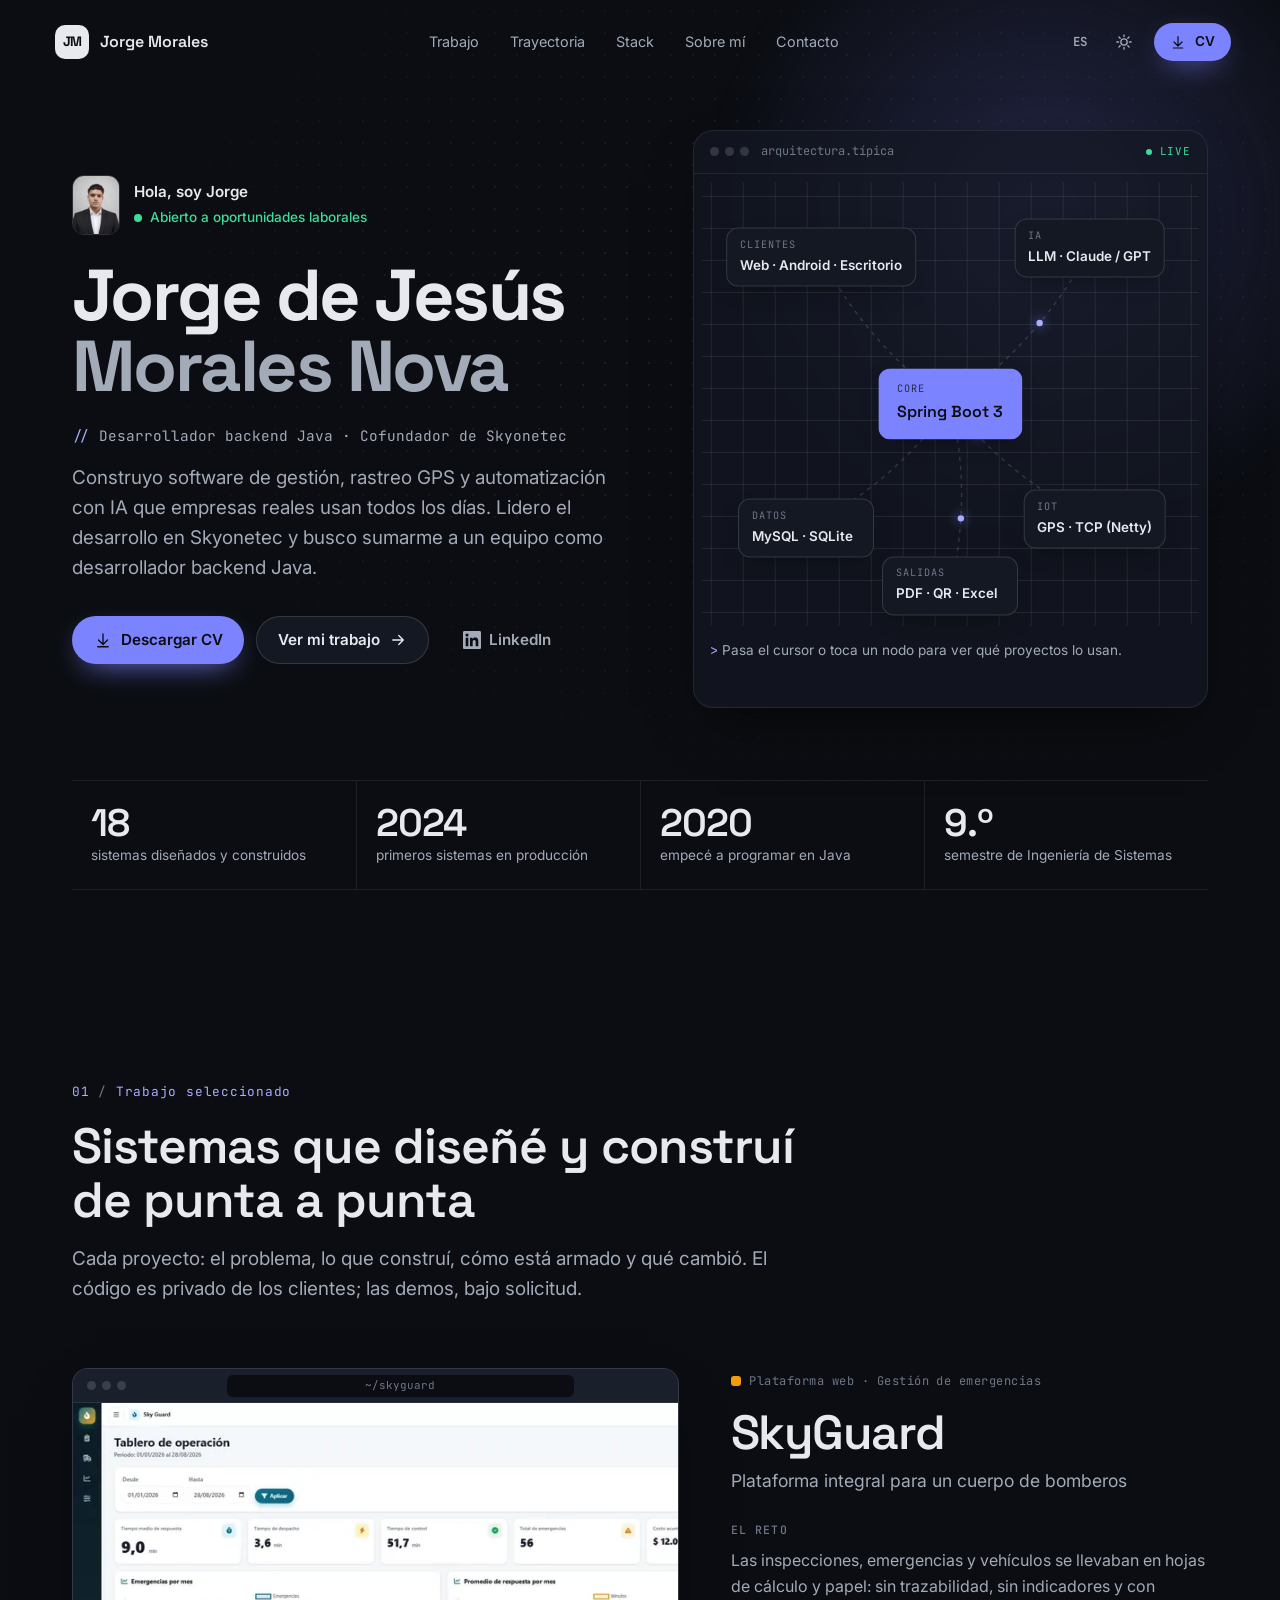
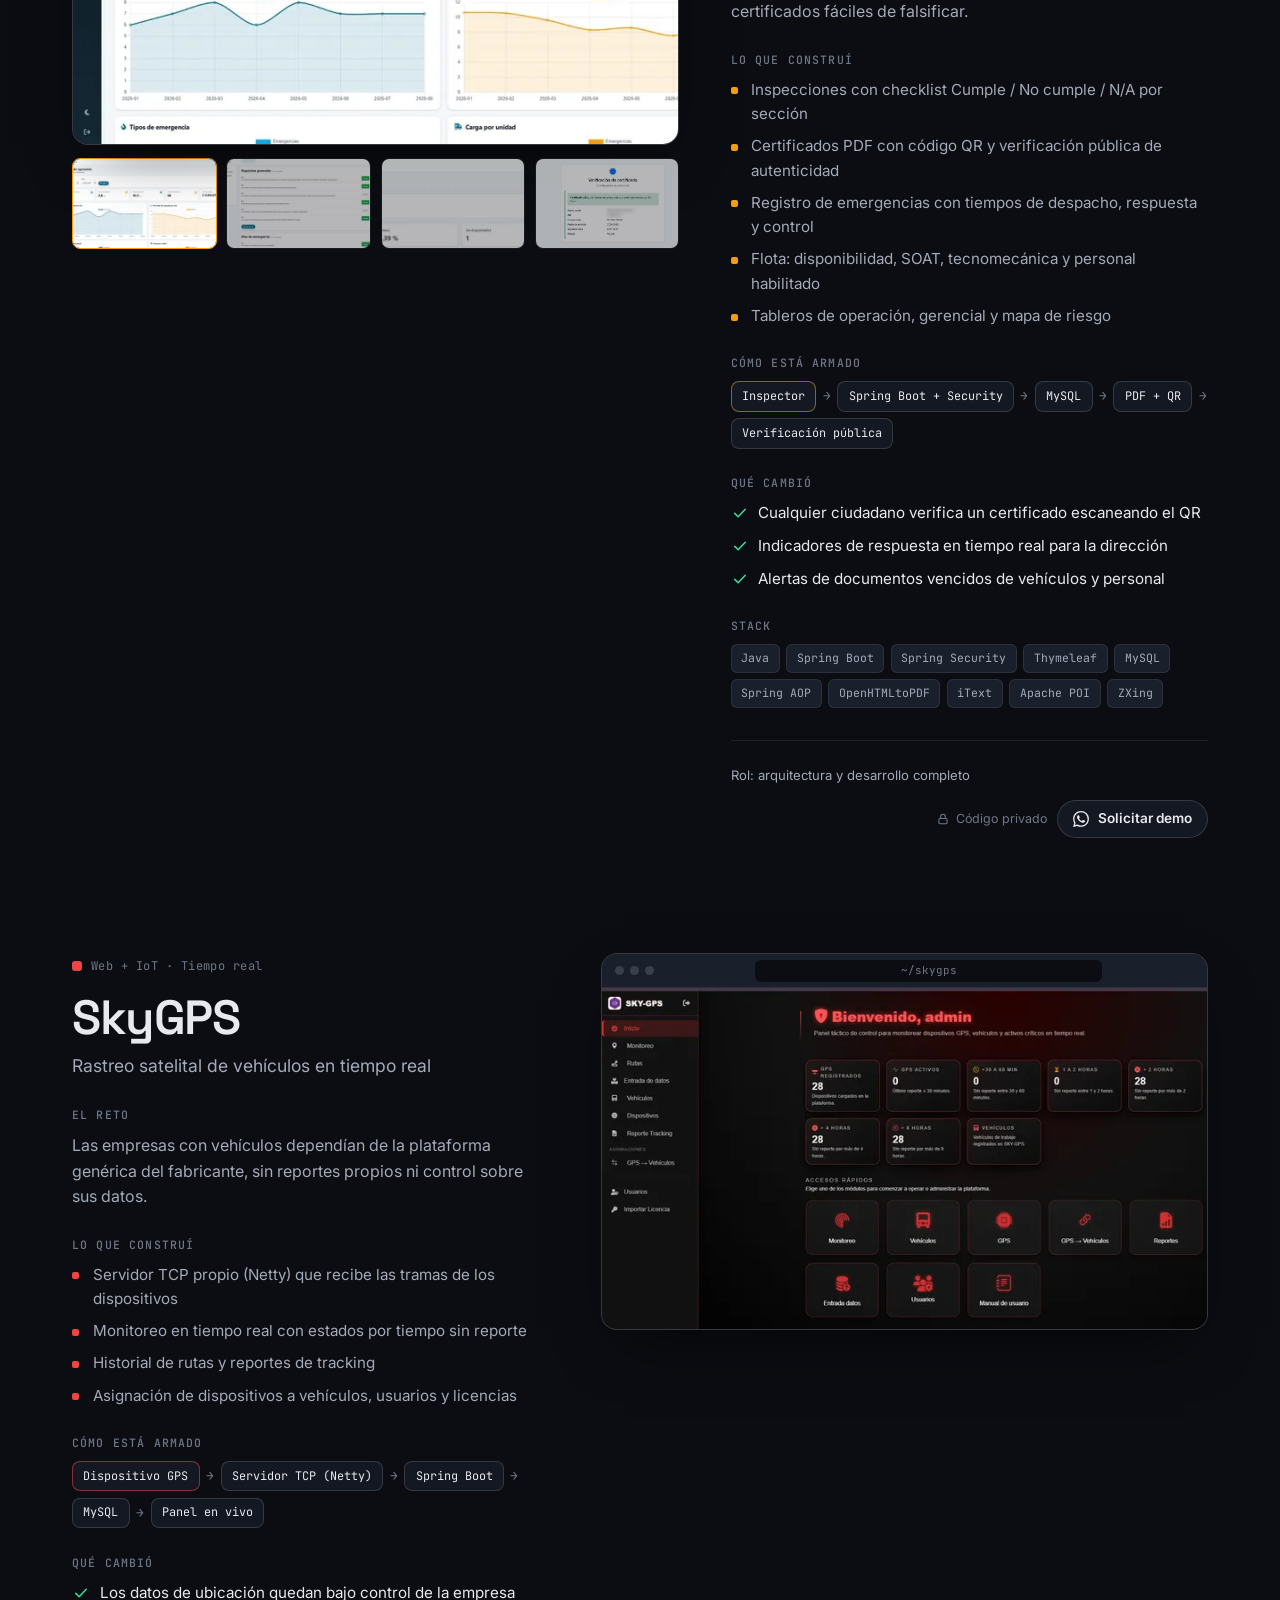
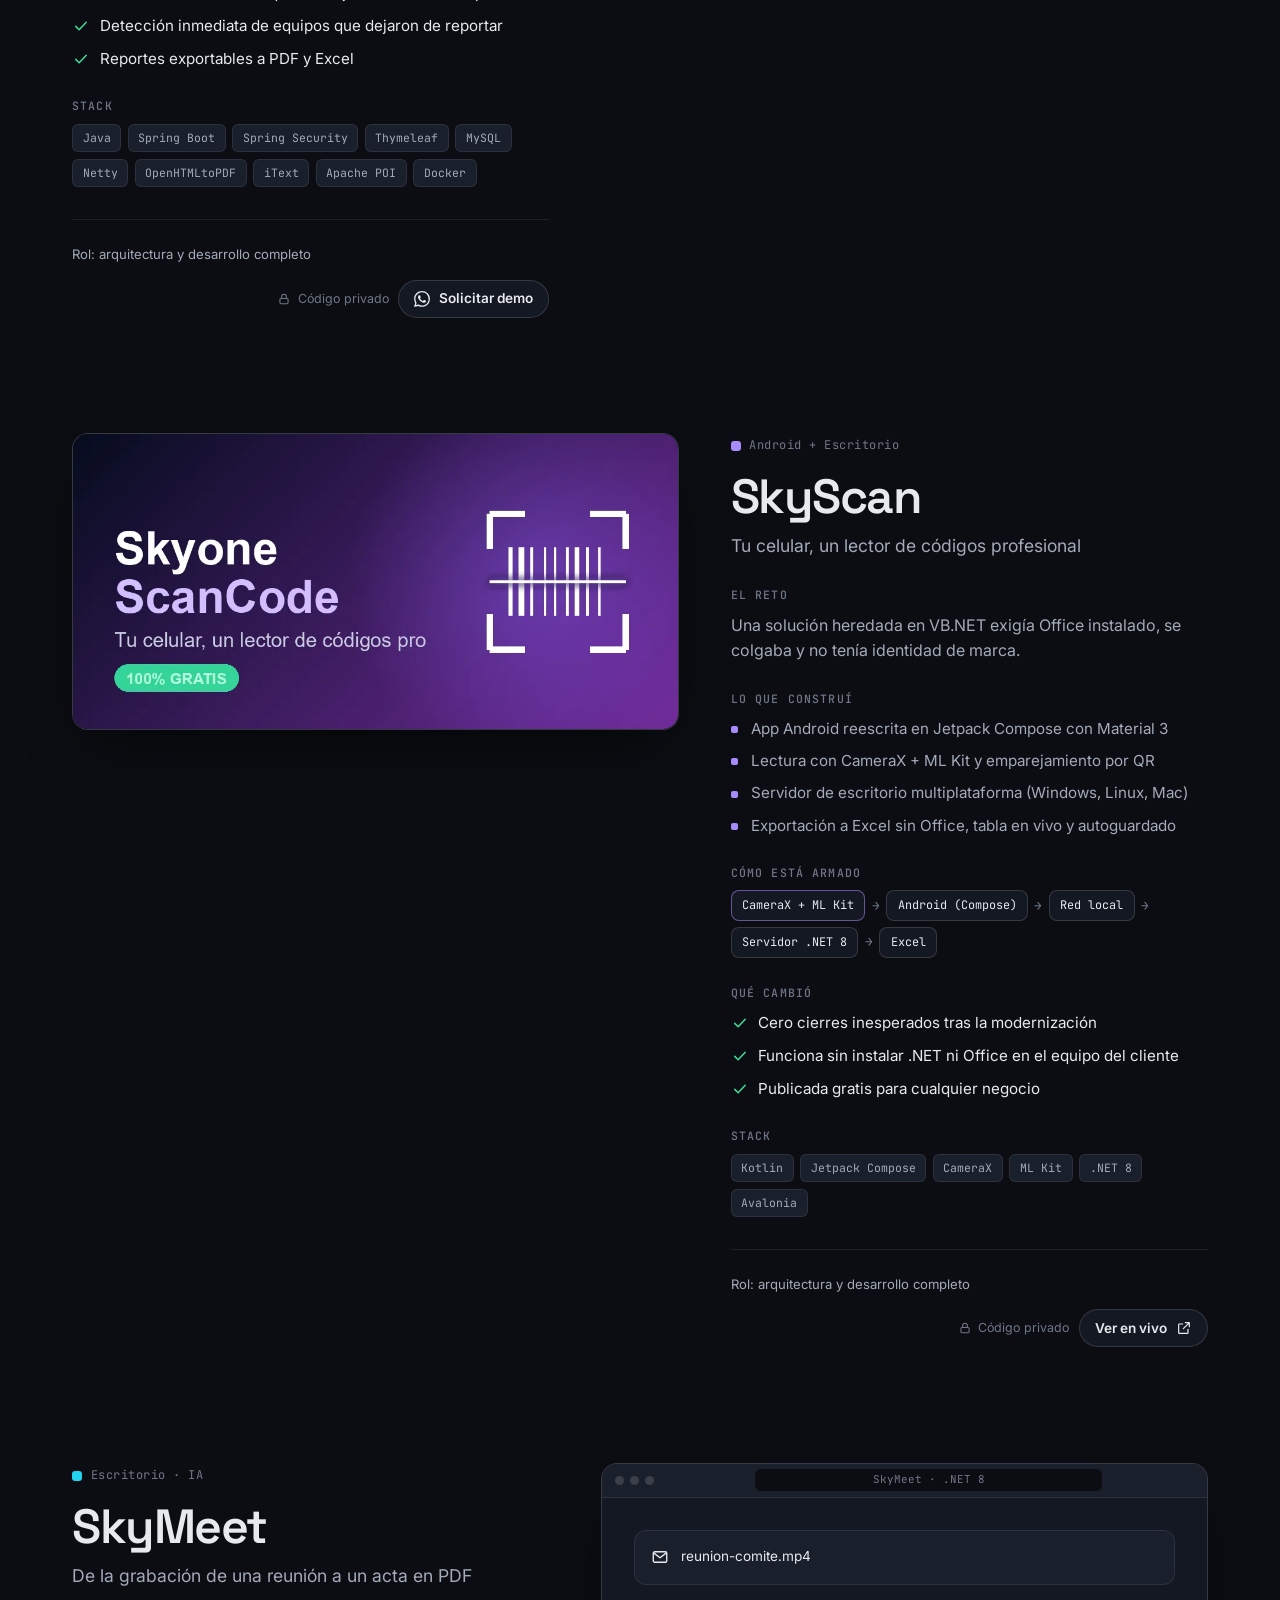
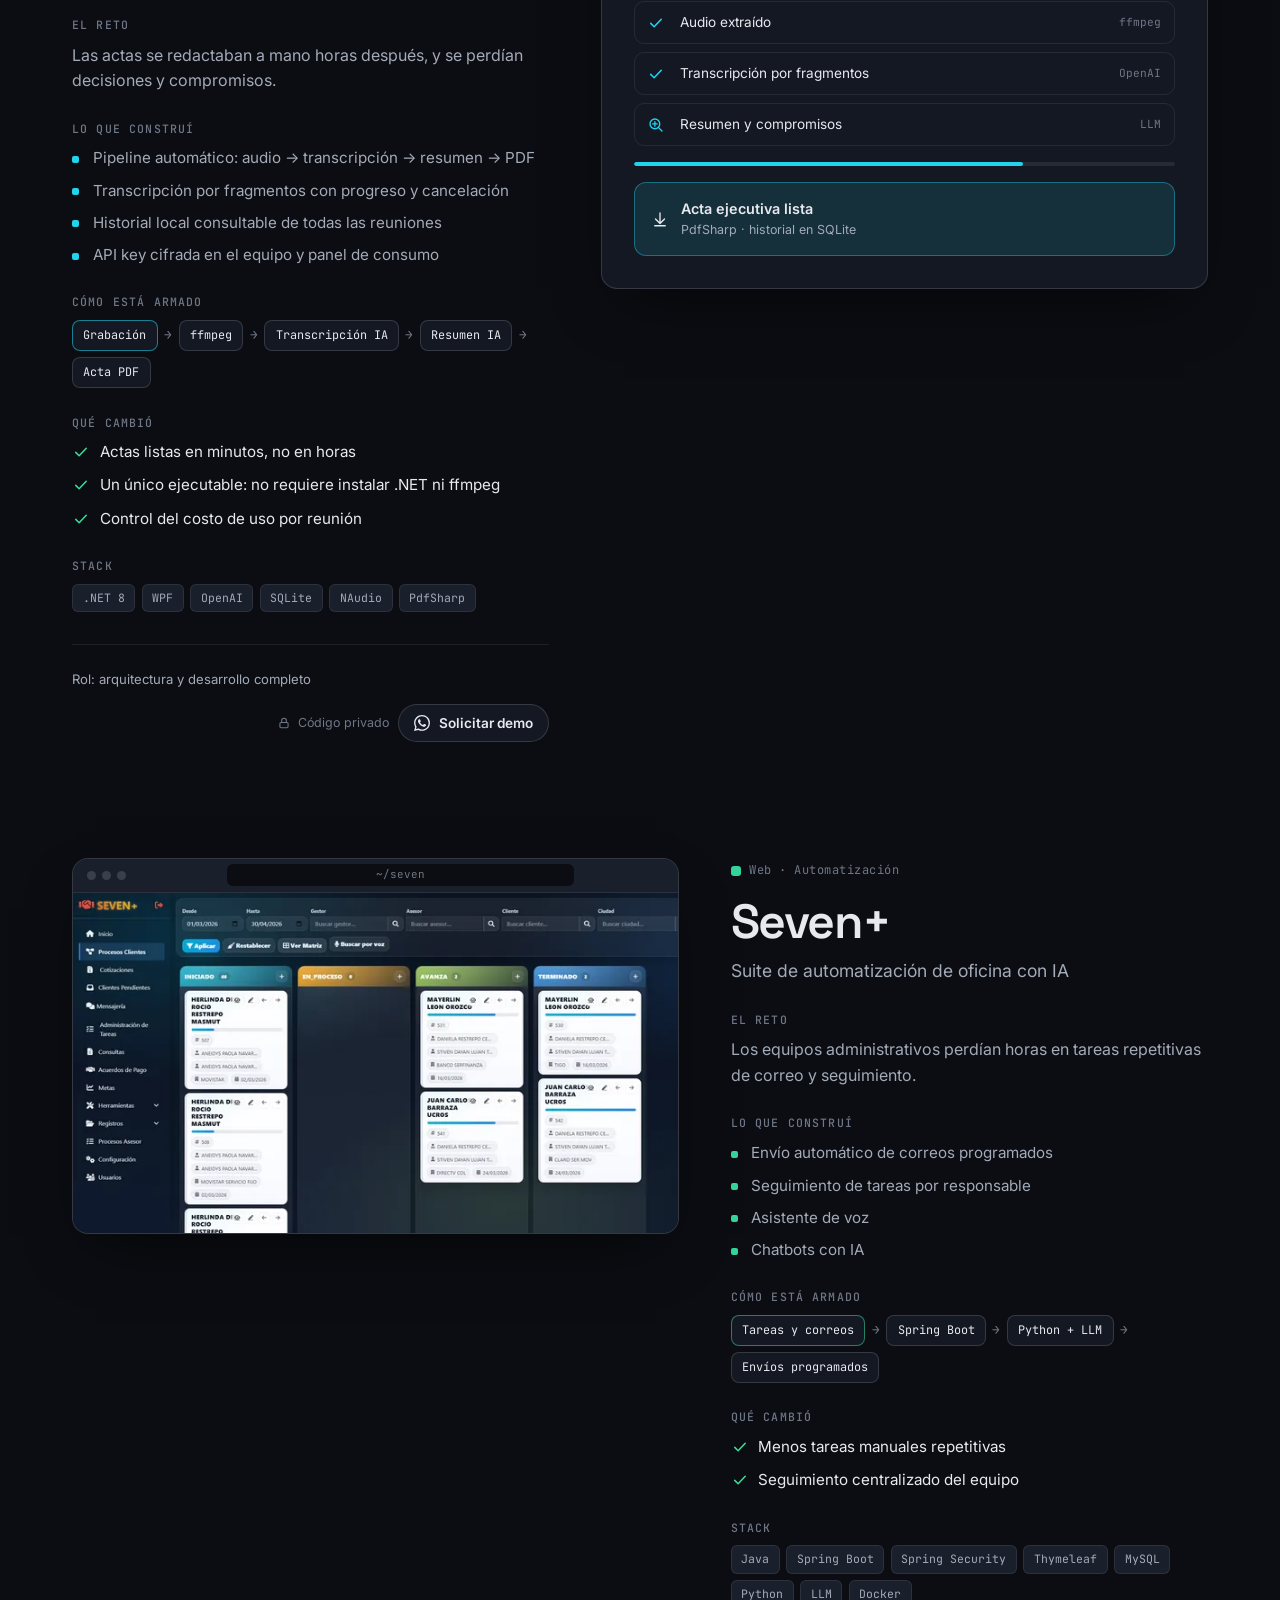
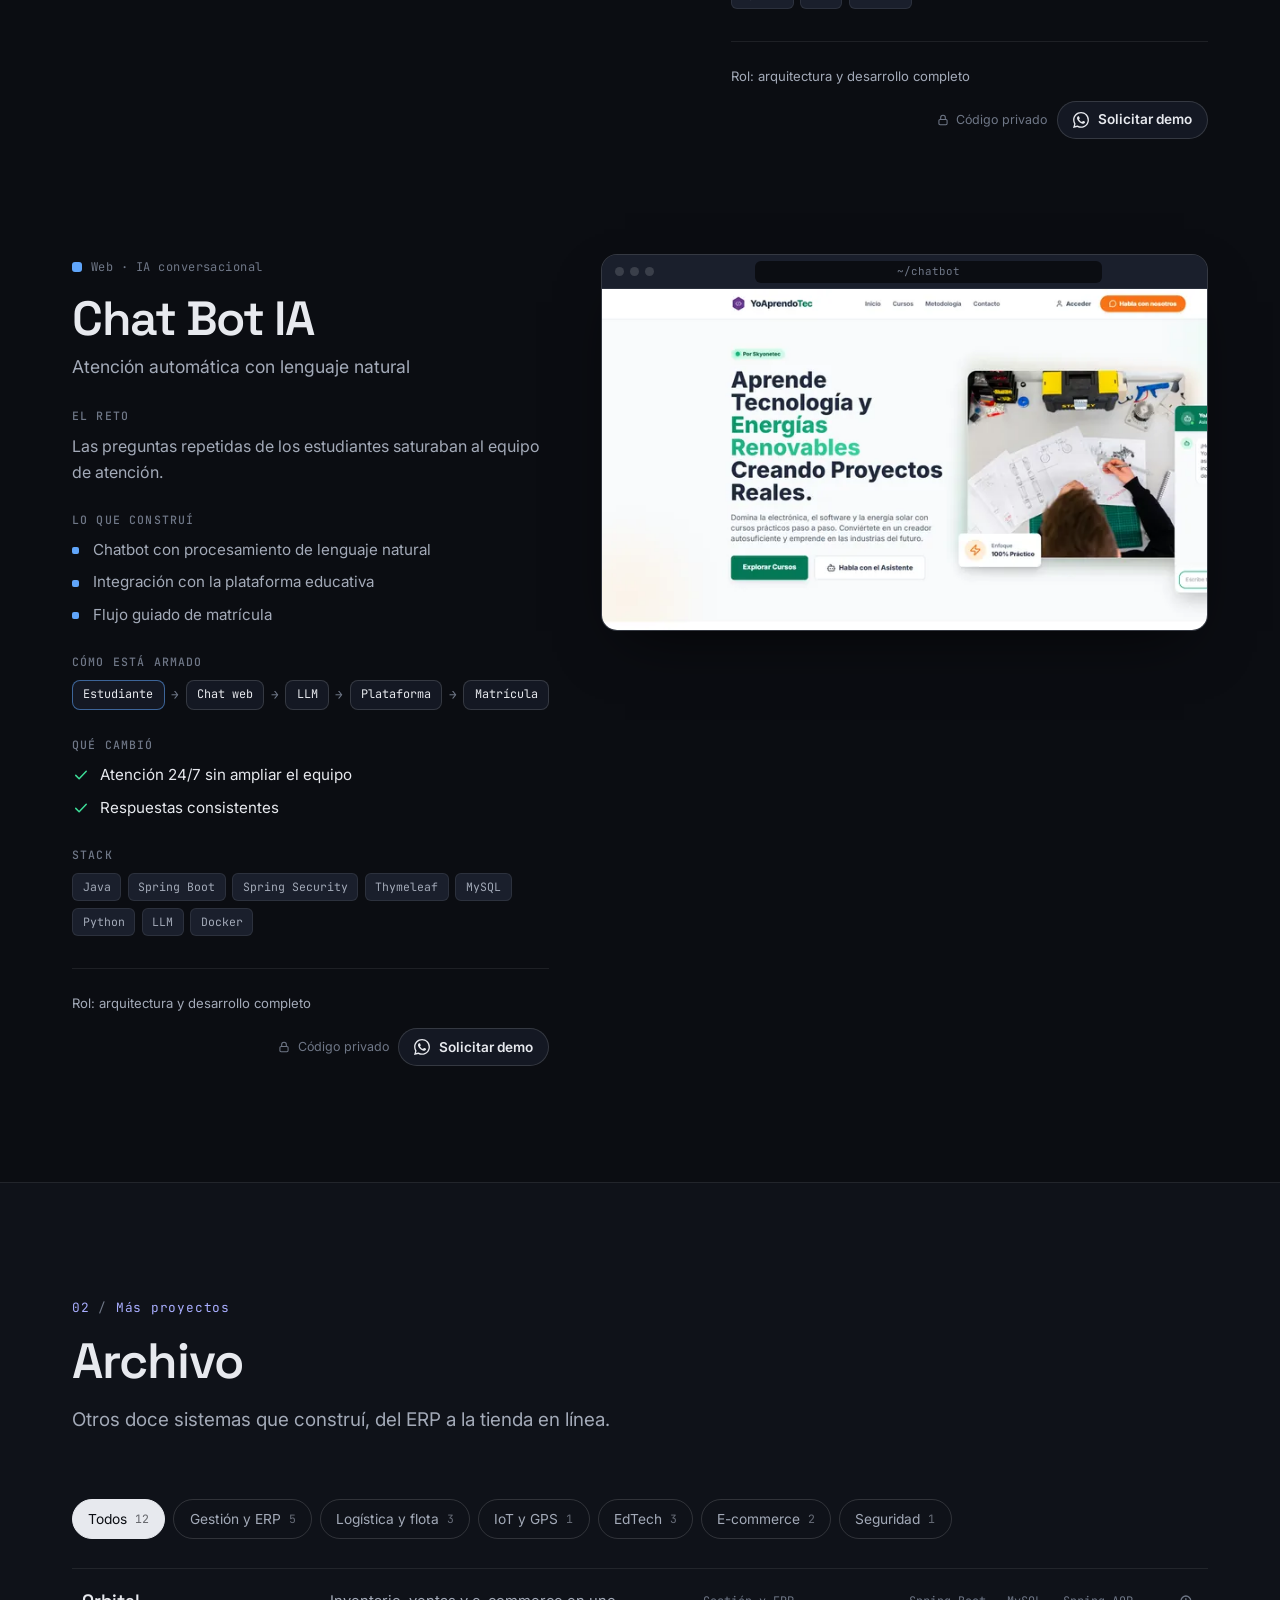
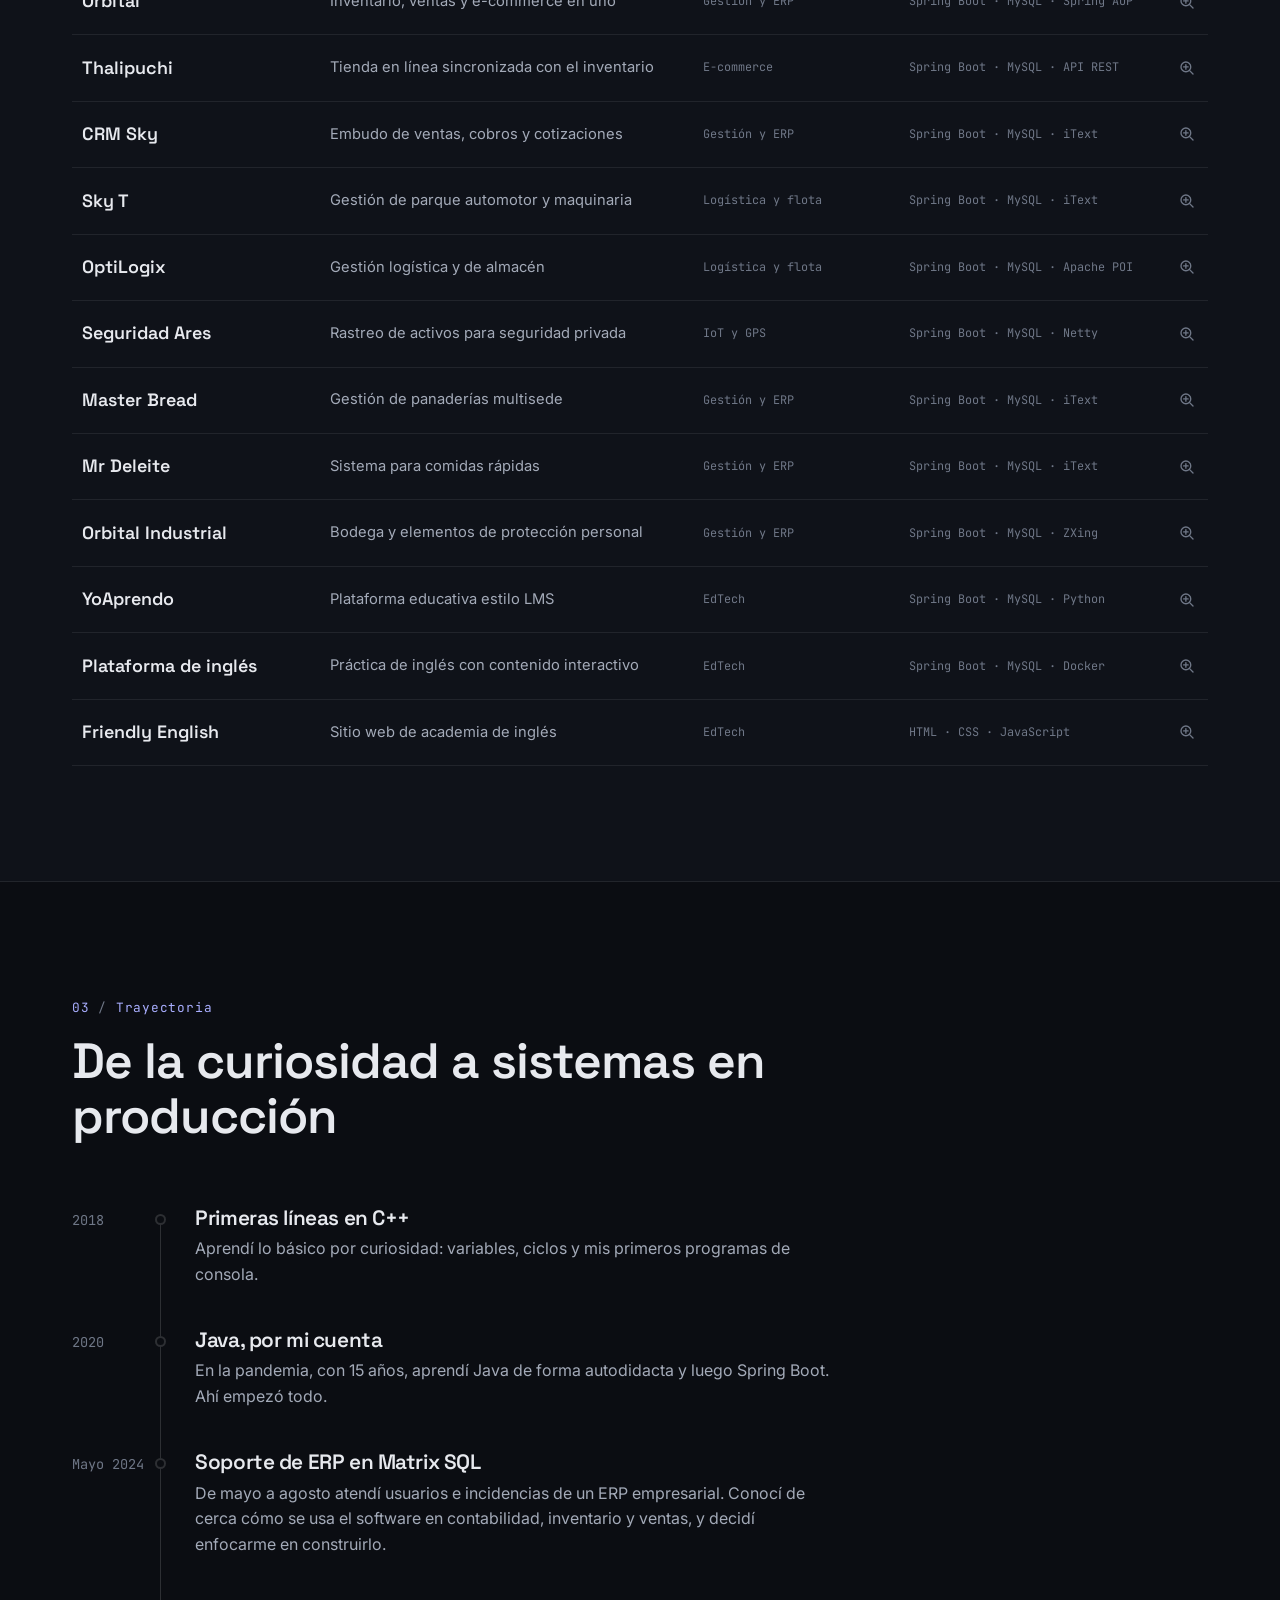
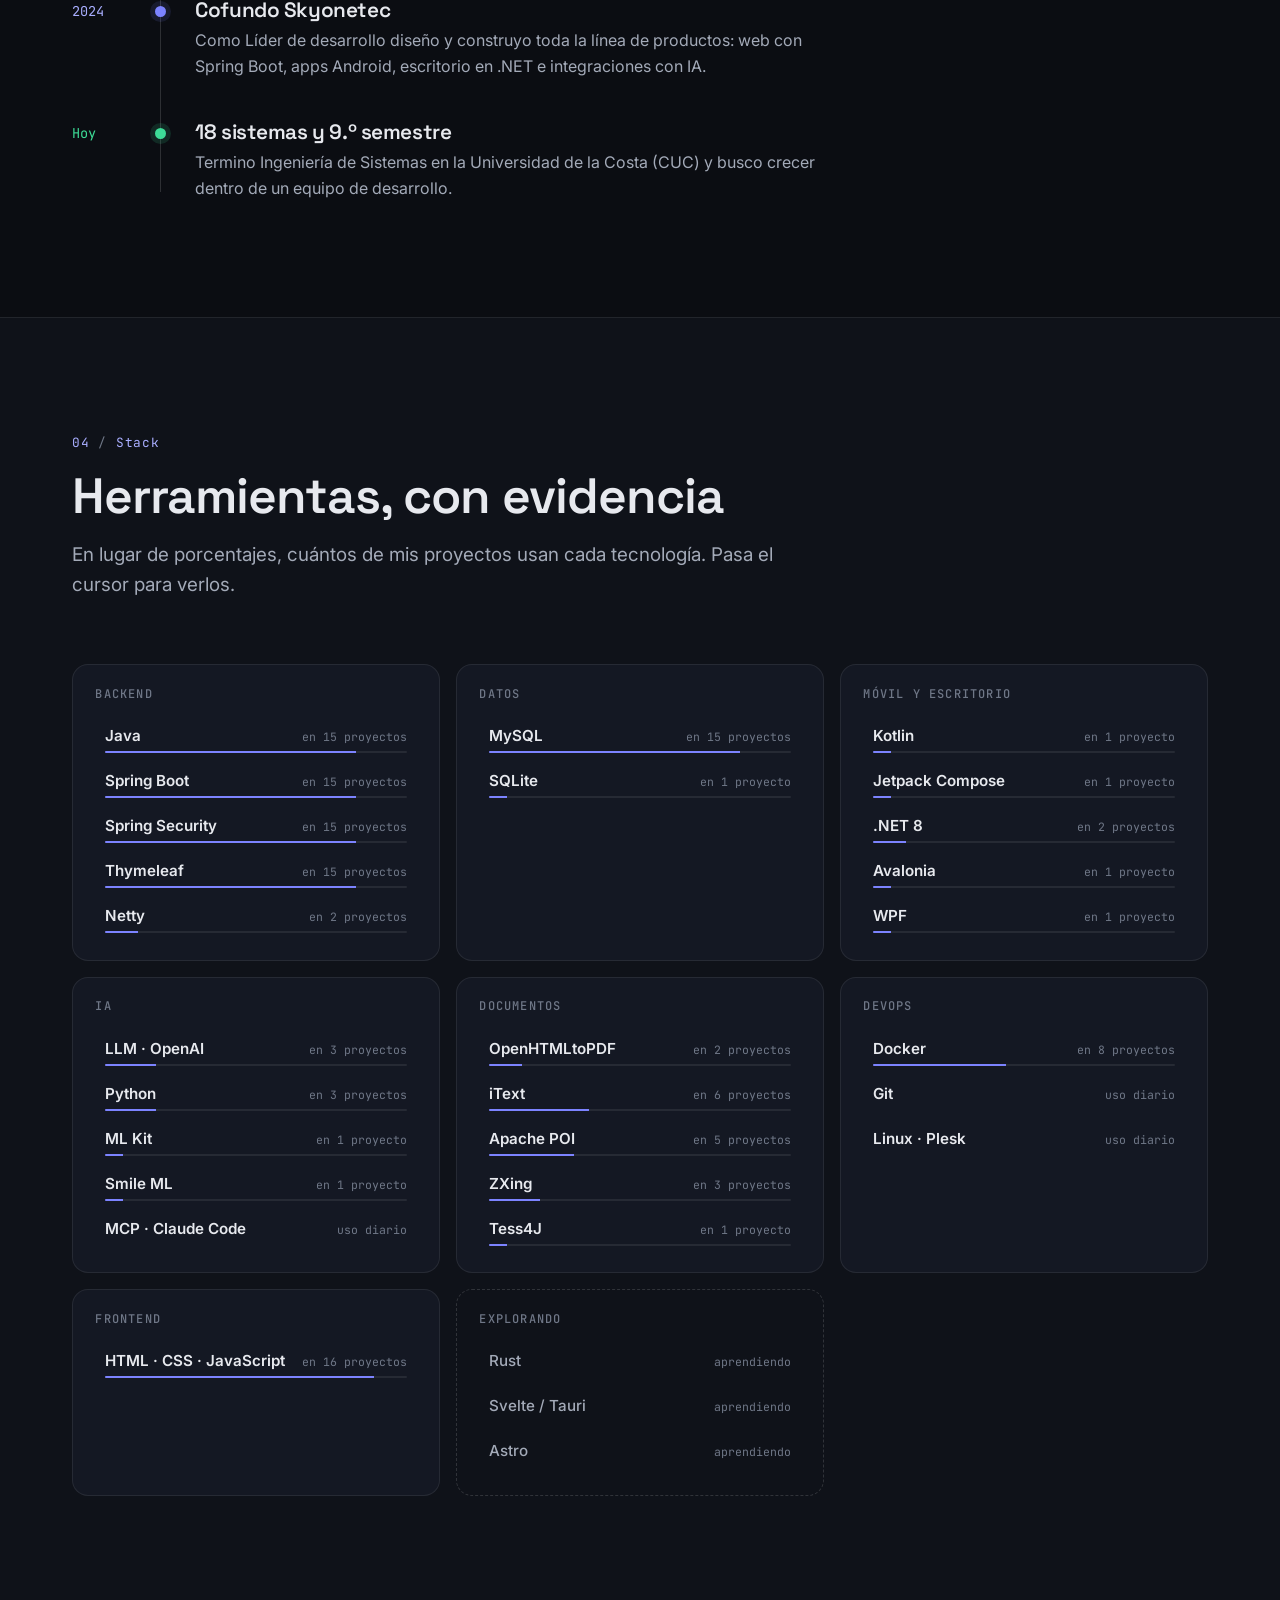
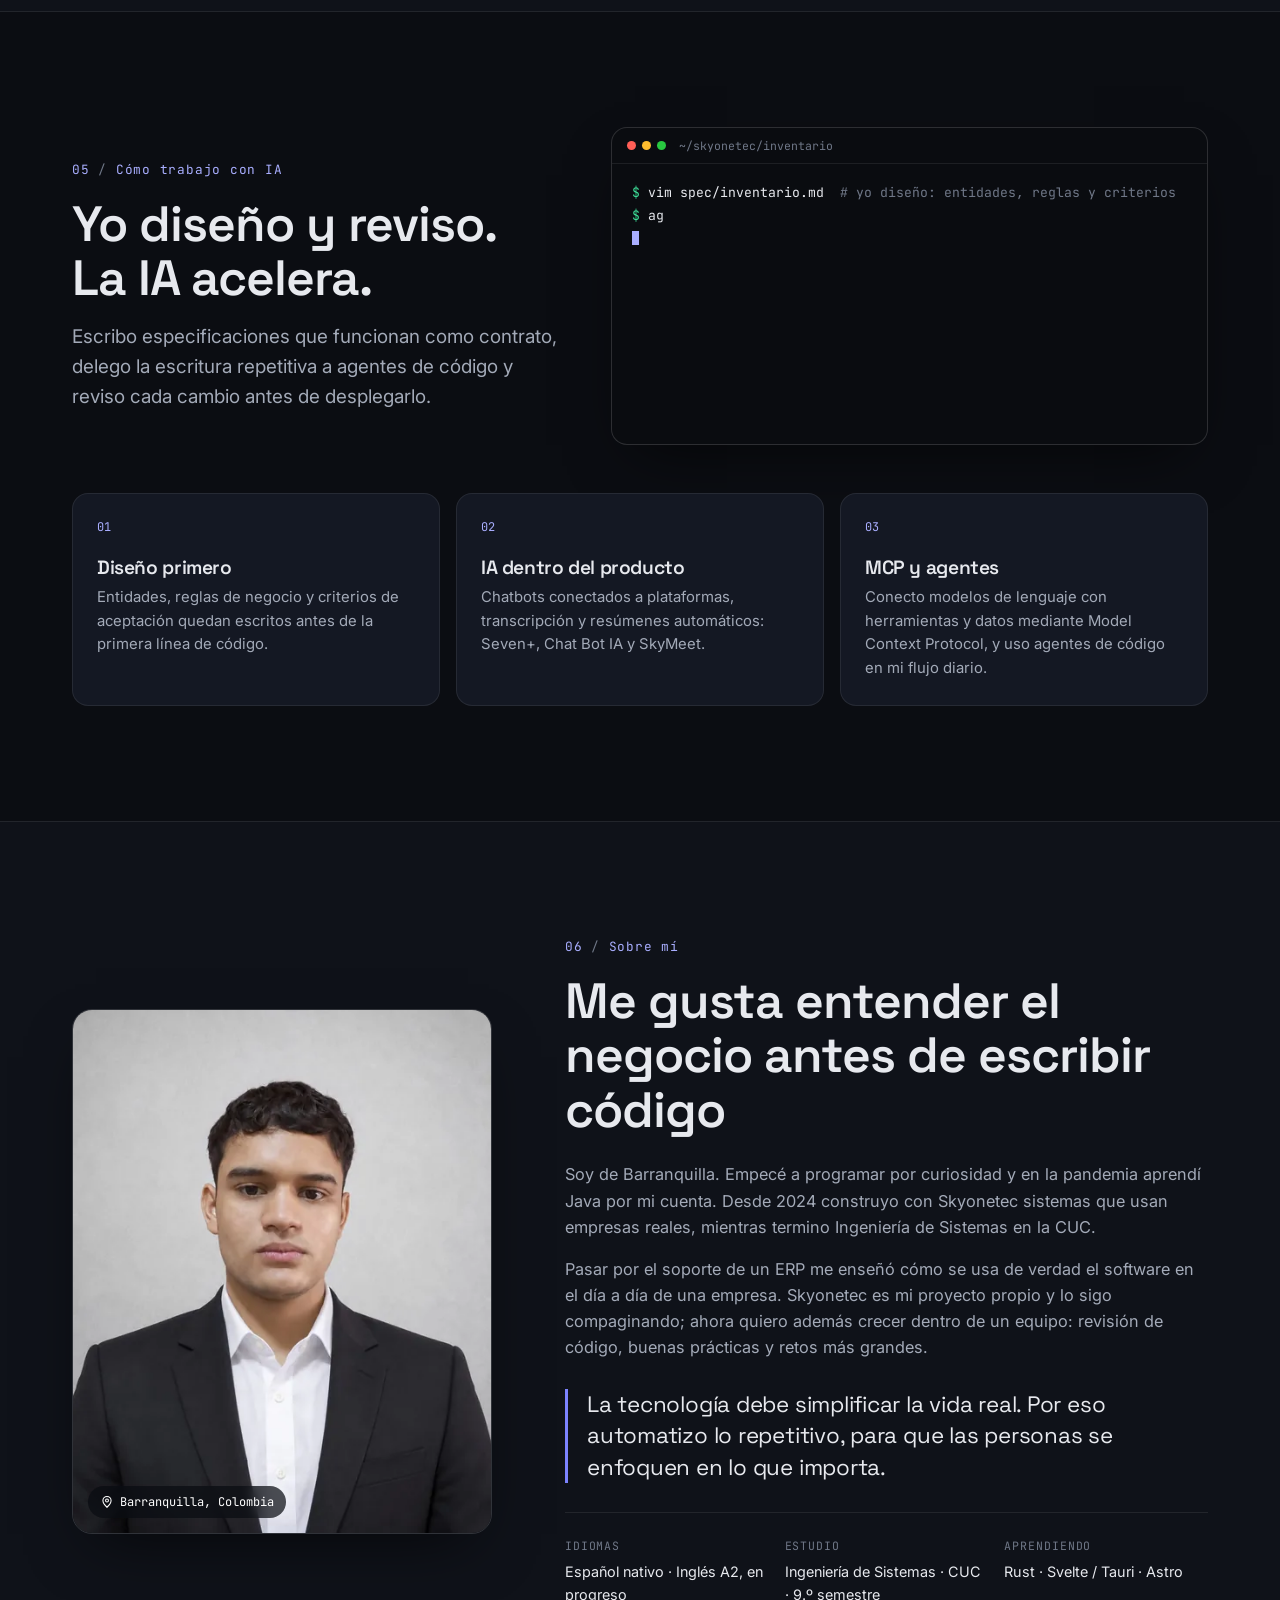
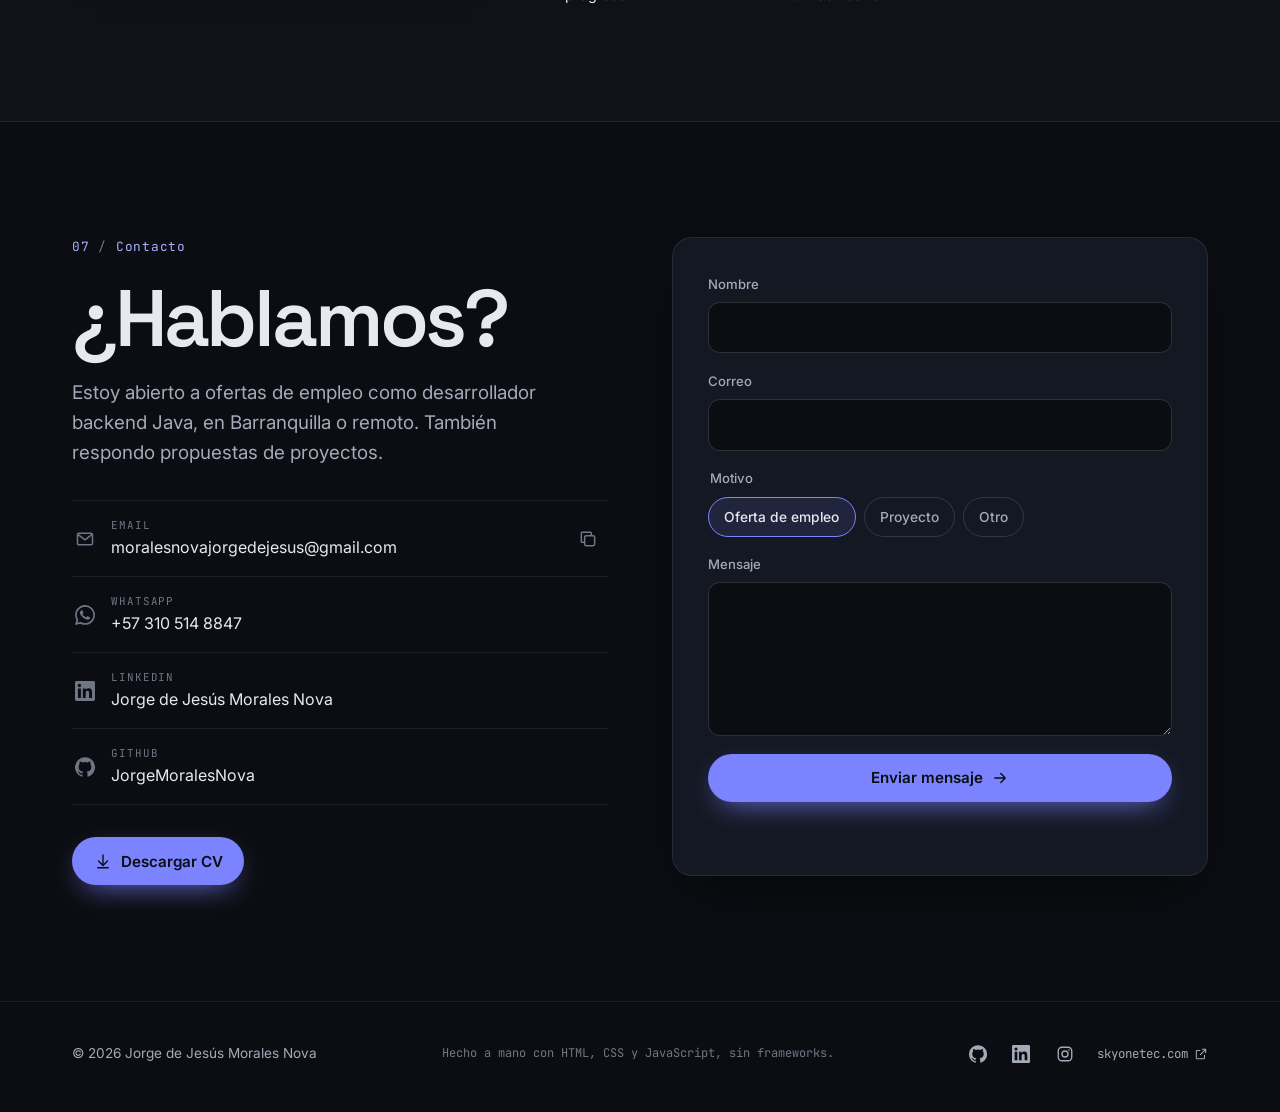
<file: index.html>
<!DOCTYPE html>
<html lang="es" class="no-js" data-theme="dark">
<head>
  <meta charset="UTF-8">
  <meta name="viewport" content="width=device-width, initial-scale=1">
  <script>
    (function () {
      var d = document.documentElement;
      d.classList.remove('no-js');
      try {
        var t = localStorage.getItem('jm-theme');
        if (t === 'light' || t === 'dark') d.setAttribute('data-theme', t);
        var l = localStorage.getItem('jm-lang');
        if (l === 'en' || l === 'es') d.setAttribute('lang', l);
      } catch (e) {}
    })();
  </script>

  <title>Jorge Morales Nova · Desarrollador backend Java</title>
  <meta name="description" content="Jorge de Jesús Morales Nova, desarrollador backend Java / Spring Boot y cofundador de Skyonetec. 18 sistemas construidos: gestión de emergencias, rastreo GPS en tiempo real, apps Android e IA.">
  <meta name="author" content="Jorge de Jesús Morales Nova">
  <link rel="canonical" href="https://jorgemoralesnova.github.io/portafolio/">
  <meta name="theme-color" content="#0B0D12">

  <meta property="og:type" content="profile">
  <meta property="og:title" content="Jorge Morales Nova · Desarrollador backend Java">
  <meta property="og:description" content="Cofundador y Líder de desarrollo en Skyonetec. 18 sistemas construidos con Java, Spring Boot, Android e IA.">
  <meta property="og:url" content="https://jorgemoralesnova.github.io/portafolio/">
  <meta property="og:image" content="https://jorgemoralesnova.github.io/portafolio/assets/og.png">
  <meta property="og:image:width" content="1200">
  <meta property="og:image:height" content="630">
  <meta property="og:locale" content="es_CO">
  <meta name="twitter:card" content="summary_large_image">

  <link rel="icon" type="image/svg+xml" href="assets/icons/favicon.svg">
  <link rel="apple-touch-icon" href="assets/icons/icon-192.png">
  <link rel="manifest" href="manifest.json">

  <link rel="preconnect" href="https://fonts.googleapis.com">
  <link rel="preconnect" href="https://fonts.gstatic.com" crossorigin>
  <link href="https://fonts.googleapis.com/css2?family=Inter:wght@400;500;600;700&family=JetBrains+Mono:wght@400;500;600&family=Space+Grotesk:wght@500;600;700&display=swap" rel="stylesheet">
  <link rel="stylesheet" href="css/styles.css">

  <script type="application/ld+json">
  {
    "@context": "https://schema.org",
    "@type": "Person",
    "name": "Jorge de Jesús Morales Nova",
    "jobTitle": "Desarrollador backend Java · Cofundador y Líder de desarrollo",
    "url": "https://jorgemoralesnova.github.io/portafolio/",
    "image": "https://jorgemoralesnova.github.io/portafolio/assets/me/jorge-960.webp",
    "email": "mailto:moralesnovajorgedejesus@gmail.com",
    "address": { "@type": "PostalAddress", "addressLocality": "Barranquilla", "addressCountry": "CO" },
    "worksFor": { "@type": "Organization", "name": "Skyonetec", "url": "https://skyonetec.com" },
    "alumniOf": { "@type": "CollegeOrUniversity", "name": "Universidad de la Costa (CUC)" },
    "knowsAbout": ["Java", "Spring Boot", "Spring Security", "MySQL", "Docker", "Kotlin", "Jetpack Compose", ".NET", "LLM", "Model Context Protocol"],
    "sameAs": [
      "https://github.com/JorgeMoralesNova",
      "https://www.linkedin.com/in/morales-nova-jorge-de-jes%C3%BAs-a19a11273/",
      "https://instagram.com/jorgemoralesnova"
    ]
  }
  </script>
</head>
<body>
  <svg width="0" height="0" style="position:absolute" aria-hidden="true">
    <symbol id="i-arrow" viewBox="0 0 24 24"><path d="M5 12h14M13 6l6 6-6 6" fill="none" stroke="currentColor" stroke-width="1.8" stroke-linecap="round" stroke-linejoin="round"/></symbol>
    <symbol id="i-down" viewBox="0 0 24 24"><path d="M12 4v13M6 12l6 6 6-6M5 21h14" fill="none" stroke="currentColor" stroke-width="1.8" stroke-linecap="round" stroke-linejoin="round"/></symbol>
    <symbol id="i-ext" viewBox="0 0 24 24"><path d="M14 4h6v6M20 4l-9 9M18 14v5a1 1 0 0 1-1 1H5a1 1 0 0 1-1-1V7a1 1 0 0 1 1-1h5" fill="none" stroke="currentColor" stroke-width="1.8" stroke-linecap="round" stroke-linejoin="round"/></symbol>
    <symbol id="i-copy" viewBox="0 0 24 24"><rect x="8" y="8" width="12" height="12" rx="2" fill="none" stroke="currentColor" stroke-width="1.8"/><path d="M16 8V5a1 1 0 0 0-1-1H5a1 1 0 0 0-1 1v10a1 1 0 0 0 1 1h3" fill="none" stroke="currentColor" stroke-width="1.8"/></symbol>
    <symbol id="i-check" viewBox="0 0 24 24"><path d="M5 12.5l4.5 4.5L19 7" fill="none" stroke="currentColor" stroke-width="2" stroke-linecap="round" stroke-linejoin="round"/></symbol>
    <symbol id="i-lock" viewBox="0 0 24 24"><rect x="5" y="11" width="14" height="9" rx="2" fill="none" stroke="currentColor" stroke-width="1.8"/><path d="M8 11V8a4 4 0 0 1 8 0v3" fill="none" stroke="currentColor" stroke-width="1.8"/></symbol>
    <symbol id="i-sun" viewBox="0 0 24 24"><circle cx="12" cy="12" r="4.2" fill="none" stroke="currentColor" stroke-width="1.8"/><path d="M12 2.5v2.2M12 19.3v2.2M2.5 12h2.2M19.3 12h2.2M5.3 5.3l1.6 1.6M17.1 17.1l1.6 1.6M5.3 18.7l1.6-1.6M17.1 6.9l1.6-1.6" stroke="currentColor" stroke-width="1.8" stroke-linecap="round"/></symbol>
    <symbol id="i-moon" viewBox="0 0 24 24"><path d="M20 14.5A8 8 0 1 1 9.5 4a6.5 6.5 0 0 0 10.5 10.5z" fill="none" stroke="currentColor" stroke-width="1.8" stroke-linejoin="round"/></symbol>
    <symbol id="i-menu" viewBox="0 0 24 24"><path d="M4 7h16M4 12h16M4 17h10" stroke="currentColor" stroke-width="1.8" stroke-linecap="round"/></symbol>
    <symbol id="i-close" viewBox="0 0 24 24"><path d="M6 6l12 12M18 6L6 18" stroke="currentColor" stroke-width="1.8" stroke-linecap="round"/></symbol>
    <symbol id="i-left" viewBox="0 0 24 24"><path d="M15 5l-7 7 7 7" fill="none" stroke="currentColor" stroke-width="1.8" stroke-linecap="round" stroke-linejoin="round"/></symbol>
    <symbol id="i-right" viewBox="0 0 24 24"><path d="M9 5l7 7-7 7" fill="none" stroke="currentColor" stroke-width="1.8" stroke-linecap="round" stroke-linejoin="round"/></symbol>
    <symbol id="i-mail" viewBox="0 0 24 24"><rect x="3" y="5" width="18" height="14" rx="2" fill="none" stroke="currentColor" stroke-width="1.8"/><path d="M3.5 6.5L12 13l8.5-6.5" fill="none" stroke="currentColor" stroke-width="1.8" stroke-linejoin="round"/></symbol>
    <symbol id="i-wa" viewBox="0 0 24 24"><path fill="currentColor" d="M17.47 14.38c-.3-.15-1.76-.87-2.03-.97-.27-.1-.47-.15-.67.15-.2.3-.77.97-.94 1.16-.17.2-.35.22-.64.08-.3-.15-1.26-.46-2.39-1.48-.88-.79-1.48-1.76-1.65-2.06-.17-.3-.02-.46.13-.6.13-.14.3-.35.45-.52.15-.18.2-.3.3-.5.1-.2.05-.37-.03-.52-.07-.15-.67-1.61-.92-2.2-.24-.58-.49-.5-.67-.51h-.57c-.2 0-.52.07-.79.37-.27.3-1.04 1.02-1.04 2.48 0 1.46 1.07 2.88 1.21 3.07.15.2 2.1 3.2 5.08 4.49.71.3 1.26.49 1.7.63.71.22 1.36.19 1.87.12.57-.09 1.76-.72 2-1.41.25-.7.25-1.29.18-1.41-.08-.13-.28-.2-.57-.35zM12.05 21.79h-.01a9.87 9.87 0 0 1-5.03-1.38l-.36-.21-3.74.98 1-3.65-.24-.37a9.86 9.86 0 0 1-1.51-5.26c0-5.45 4.44-9.88 9.89-9.88 2.64 0 5.12 1.03 6.99 2.9a9.82 9.82 0 0 1 2.89 6.99c0 5.45-4.44 9.88-9.88 9.88zm8.41-18.3A11.82 11.82 0 0 0 12.05 0C5.5 0 .16 5.34.16 11.89c0 2.1.55 4.14 1.59 5.95L.06 24l6.3-1.65a11.88 11.88 0 0 0 5.68 1.45h.01c6.55 0 11.89-5.34 11.89-11.89 0-3.18-1.24-6.16-3.48-8.41z"/></symbol>
    <symbol id="i-in" viewBox="0 0 24 24"><path fill="currentColor" d="M20.45 20.45h-3.56v-5.57c0-1.33-.02-3.04-1.85-3.04-1.85 0-2.14 1.45-2.14 2.94v5.67H9.35V9h3.41v1.56h.05c.48-.9 1.64-1.85 3.37-1.85 3.6 0 4.27 2.37 4.27 5.46v6.28zM5.34 7.43a2.06 2.06 0 1 1 0-4.13 2.06 2.06 0 0 1 0 4.13zM7.12 20.45H3.56V9h3.56v11.45zM22.22 0H1.77C.79 0 0 .77 0 1.73v20.54C0 23.23.79 24 1.77 24h20.45c.98 0 1.78-.77 1.78-1.73V1.73C24 .77 23.2 0 22.22 0z"/></symbol>
    <symbol id="i-gh" viewBox="0 0 24 24"><path fill="currentColor" d="M12 .3a12 12 0 0 0-3.8 23.38c.6.12.82-.26.82-.57v-2.03c-3.34.73-4.04-1.6-4.04-1.6-.55-1.39-1.34-1.76-1.34-1.76-1.08-.74.09-.73.09-.73 1.2.09 1.83 1.24 1.83 1.24 1.07 1.83 2.8 1.3 3.49 1 .1-.78.42-1.3.76-1.6-2.67-.3-5.47-1.33-5.47-5.93 0-1.31.47-2.38 1.24-3.22-.14-.3-.54-1.52.1-3.18 0 0 1-.32 3.3 1.23a11.5 11.5 0 0 1 6 0c2.28-1.55 3.29-1.23 3.29-1.23.64 1.66.24 2.88.12 3.18a4.65 4.65 0 0 1 1.23 3.22c0 4.61-2.8 5.63-5.48 5.92.42.36.81 1.1.81 2.22v3.29c0 .32.21.7.82.58A12 12 0 0 0 12 .3"/></symbol>
    <symbol id="i-ig" viewBox="0 0 24 24"><rect x="3" y="3" width="18" height="18" rx="5" fill="none" stroke="currentColor" stroke-width="1.8"/><circle cx="12" cy="12" r="4" fill="none" stroke="currentColor" stroke-width="1.8"/><circle cx="17.3" cy="6.7" r="1.1" fill="currentColor"/></symbol>
    <symbol id="i-pin" viewBox="0 0 24 24"><path d="M12 21s-7-6.2-7-11.5A7 7 0 0 1 19 9.5C19 14.8 12 21 12 21z" fill="none" stroke="currentColor" stroke-width="1.8"/><circle cx="12" cy="9.5" r="2.5" fill="none" stroke="currentColor" stroke-width="1.8"/></symbol>
    <symbol id="i-zoom" viewBox="0 0 24 24"><circle cx="10.5" cy="10.5" r="6.5" fill="none" stroke="currentColor" stroke-width="1.8"/><path d="M15.5 15.5L20 20M10.5 7.5v6M7.5 10.5h6" stroke="currentColor" stroke-width="1.8" stroke-linecap="round"/></symbol>
  </svg>

  <a class="skip-link" href="#main" data-i18n="skip">Saltar al contenido</a>

  <!-- ================= Navegación ================= -->
  <header class="site-header" id="siteHeader">
    <nav class="nav-pill" aria-label="Principal">
      <a class="brand" href="#inicio" aria-label="Jorge Morales Nova, inicio">
        <span class="brand-mark" aria-hidden="true">JM</span>
        <span class="brand-name">Jorge Morales</span>
      </a>

      <ul class="nav-links">
        <li><a href="#trabajo" data-spy="trabajo" data-i18n="nav.work">Trabajo</a></li>
        <li><a href="#trayectoria" data-spy="trayectoria" data-i18n="nav.path">Trayectoria</a></li>
        <li><a href="#stack" data-spy="stack">Stack</a></li>
        <li><a href="#sobre-mi" data-spy="sobre-mi" data-i18n="nav.about">Sobre mí</a></li>
        <li><a href="#contacto" data-spy="contacto" data-i18n="nav.contact">Contacto</a></li>
      </ul>

      <div class="nav-tools">
        <button class="icon-btn lang-btn" id="langToggle" type="button" data-i18n-attr="aria-label:a11y.lang">
          <span class="lang-cur">ES</span>
        </button>
        <button class="icon-btn" id="themeToggle" type="button" data-i18n-attr="aria-label:a11y.theme">
          <svg class="ic ic-sun"><use href="#i-sun"/></svg>
          <svg class="ic ic-moon"><use href="#i-moon"/></svg>
        </button>
        <a class="btn btn-sm btn-primary nav-cv" href="cv/CV-Jorge-Morales-Nova.pdf" download="CV-Jorge-Morales-Nova.pdf" data-cv>
          <svg class="ic"><use href="#i-down"/></svg><span data-i18n="cta.cvShort">CV</span>
        </a>
        <button class="icon-btn menu-btn" id="menuToggle" type="button" aria-expanded="false" aria-controls="mobileMenu" data-i18n-attr="aria-label:a11y.menu">
          <svg class="ic ic-open"><use href="#i-menu"/></svg>
          <svg class="ic ic-shut"><use href="#i-close"/></svg>
        </button>
      </div>
    </nav>

    <div class="mobile-menu" id="mobileMenu" hidden>
      <ul>
        <li><a href="#trabajo"><span class="mm-num">01</span><span data-i18n="nav.work">Trabajo</span></a></li>
        <li><a href="#trayectoria"><span class="mm-num">03</span><span data-i18n="nav.path">Trayectoria</span></a></li>
        <li><a href="#stack"><span class="mm-num">04</span><span>Stack</span></a></li>
        <li><a href="#sobre-mi"><span class="mm-num">06</span><span data-i18n="nav.about">Sobre mí</span></a></li>
        <li><a href="#contacto"><span class="mm-num">07</span><span data-i18n="nav.contact">Contacto</span></a></li>
      </ul>
      <a class="btn btn-primary btn-block" href="cv/CV-Jorge-Morales-Nova.pdf" download="CV-Jorge-Morales-Nova.pdf" data-cv>
        <svg class="ic"><use href="#i-down"/></svg><span data-i18n="cta.cv">Descargar CV</span>
      </a>
    </div>
  </header>

  <main id="main">
    <!-- ================= Hero ================= -->
    <section class="hero" id="inicio">
      <div class="hero-glow" aria-hidden="true"></div>
      <div class="container hero-grid">
        <div class="hero-text">
          <div class="hero-author">
            <img class="hero-avatar" src="assets/me/jorge-480.webp" alt="" width="48" height="60">
            <div>
              <p class="hero-hello" data-i18n="hero.hello">Hola, soy Jorge</p>
              <p class="status"><span class="status-dot" aria-hidden="true"></span><span data-i18n="hero.status">Abierto a oportunidades laborales</span></p>
            </div>
          </div>

          <h1 class="hero-title">Jorge de Jesús<br><span class="hero-title-2">Morales Nova</span></h1>

          <p class="hero-role mono"><span class="accent">//</span> <span data-i18n="hero.role">Desarrollador backend Java · Cofundador de Skyonetec</span></p>

          <p class="hero-lead" data-i18n="hero.lead">
            Construyo software de gestión, rastreo GPS y automatización con IA que empresas reales
            usan todos los días. Lidero el desarrollo en Skyonetec y busco sumarme a un equipo como
            desarrollador backend Java.
          </p>

          <div class="hero-cta">
            <a class="btn btn-primary" href="cv/CV-Jorge-Morales-Nova.pdf" download="CV-Jorge-Morales-Nova.pdf" data-cv>
              <svg class="ic"><use href="#i-down"/></svg><span data-i18n="cta.cv">Descargar CV</span>
            </a>
            <a class="btn btn-secondary" href="#trabajo">
              <span data-i18n="cta.work">Ver mi trabajo</span><svg class="ic"><use href="#i-arrow"/></svg>
            </a>
            <a class="btn btn-ghost" href="https://www.linkedin.com/in/morales-nova-jorge-de-jes%C3%BAs-a19a11273/" target="_blank" rel="noopener">
              <svg class="ic"><use href="#i-in"/></svg><span>LinkedIn</span>
            </a>
          </div>
        </div>

        <div class="hero-visual">
          <div class="sys" id="sys">
            <div class="sys-head mono">
              <span class="sys-dots" aria-hidden="true"><i></i><i></i><i></i></span>
              <span data-i18n="sys.title">arquitectura.típica</span>
              <span class="sys-live"><span class="status-dot" aria-hidden="true"></span>live</span>
            </div>
            <div class="sys-stage" id="sysStage">
              <svg class="sys-lines" id="sysLines" aria-hidden="true"></svg>
              <!-- Los nodos los posiciona CSS con --x / --y; hero.js dibuja las conexiones -->
              <button class="sys-node" type="button" data-node="client" style="--x:24;--y:17;--mx:24;--my:12">
                <span class="sys-k mono" data-i18n="sys.clientK">clientes</span><span class="sys-v" data-i18n="sys.client">Web · Android · Escritorio</span>
              </button>
              <button class="sys-node sys-core" type="button" data-node="api" style="--x:50;--y:50;--mx:50;--my:40">
                <span class="sys-k mono">core</span><span class="sys-v">Spring Boot 3</span>
              </button>
              <button class="sys-node" type="button" data-node="ai" style="--x:78;--y:15;--mx:76;--my:12">
                <span class="sys-k mono">ia</span><span class="sys-v">LLM · Claude / GPT</span>
              </button>
              <button class="sys-node" type="button" data-node="db" style="--x:21;--y:78;--mx:22;--my:70">
                <span class="sys-k mono" data-i18n="sys.dbK">datos</span><span class="sys-v">MySQL · SQLite</span>
              </button>
              <button class="sys-node" type="button" data-node="iot" style="--x:79;--y:76;--mx:78;--my:70">
                <span class="sys-k mono">iot</span><span class="sys-v">GPS · TCP (Netty)</span>
              </button>
              <button class="sys-node" type="button" data-node="docs" style="--x:50;--y:91;--mx:50;--my:91">
                <span class="sys-k mono" data-i18n="sys.docsK">salidas</span><span class="sys-v">PDF · QR · Excel</span>
              </button>
            </div>
            <p class="sys-caption" id="sysCaption" aria-live="polite">
              <span class="mono accent">&gt;</span> <span data-i18n="sys.hint">Pasa el cursor o toca un nodo para ver qué proyectos lo usan.</span>
            </p>
          </div>
        </div>
      </div>

      <div class="container">
        <ul class="proof" aria-label="Datos clave">
          <li><strong class="proof-n">18</strong><span data-i18n="proof.systems">sistemas diseñados y construidos</span></li>
          <li><strong class="proof-n">2024</strong><span data-i18n="proof.prod">primeros sistemas en producción</span></li>
          <li><strong class="proof-n">2020</strong><span data-i18n="proof.java">empecé a programar en Java</span></li>
          <li><strong class="proof-n" data-i18n="proof.semN">9.º</strong><span data-i18n="proof.sem">semestre de Ingeniería de Sistemas</span></li>
        </ul>
      </div>
    </section>

    <!-- ================= 01 Trabajo ================= -->
    <section class="section" id="trabajo">
      <div class="container">
        <header class="sec-head">
          <p class="sec-num mono">01 <span>/</span> <span data-i18n="work.kicker">Trabajo seleccionado</span></p>
          <h2 class="sec-title" data-i18n="work.title">Sistemas que diseñé y construí de punta a punta</h2>
          <p class="sec-lead" data-i18n="work.lead">Cada proyecto: el problema, lo que construí, cómo está armado y qué cambió. El código es privado de los clientes; las demos, bajo solicitud.</p>
        </header>
        <div class="cases" id="cases"></div>
      </div>
    </section>

    <!-- ================= 02 Archivo ================= -->
    <section class="section section-alt" id="archivo">
      <div class="container">
        <header class="sec-head">
          <p class="sec-num mono">02 <span>/</span> <span data-i18n="arch.kicker">Más proyectos</span></p>
          <h2 class="sec-title" data-i18n="arch.title">Archivo</h2>
          <p class="sec-lead" data-i18n="arch.lead">Otros doce sistemas que construí, del ERP a la tienda en línea.</p>
        </header>
        <div class="filters" id="archiveFilters" role="toolbar" data-i18n-attr="aria-label:a11y.filters"></div>
        <ul class="archive" id="archiveList"></ul>
        <div class="archive-preview" id="archivePreview" aria-hidden="true"><img alt=""></div>
      </div>
    </section>

    <!-- ================= 03 Trayectoria ================= -->
    <section class="section" id="trayectoria">
      <div class="container">
        <header class="sec-head">
          <p class="sec-num mono">03 <span>/</span> <span data-i18n="path.kicker">Trayectoria</span></p>
          <h2 class="sec-title" data-i18n="path.title">De la curiosidad a sistemas en producción</h2>
        </header>
        <ol class="timeline">
          <li class="tl-item">
            <span class="tl-year mono">2018</span>
            <div class="tl-body">
              <h3 data-i18n="path.t1">Primeras líneas en C++</h3>
              <p data-i18n="path.d1">Aprendí lo básico por curiosidad: variables, ciclos y mis primeros programas de consola.</p>
            </div>
          </li>
          <li class="tl-item">
            <span class="tl-year mono">2020</span>
            <div class="tl-body">
              <h3 data-i18n="path.t2">Java, por mi cuenta</h3>
              <p data-i18n="path.d2">En la pandemia, con 15 años, aprendí Java de forma autodidacta y luego Spring Boot. Ahí empezó todo.</p>
            </div>
          </li>
          <li class="tl-item">
            <span class="tl-year mono" data-i18n="path.y3">Mayo 2024</span>
            <div class="tl-body">
              <h3 data-i18n="path.t3">Soporte de ERP en Matrix SQL</h3>
              <p data-i18n="path.d3">De mayo a agosto atendí usuarios e incidencias de un ERP empresarial. Conocí de cerca cómo se usa el software en contabilidad, inventario y ventas, y decidí enfocarme en construirlo.</p>
            </div>
          </li>
          <li class="tl-item tl-key">
            <span class="tl-year mono">2024</span>
            <div class="tl-body">
              <h3 data-i18n="path.t4">Cofundo Skyonetec</h3>
              <p data-i18n="path.d4">Como Líder de desarrollo diseño y construyo toda la línea de productos: web con Spring Boot, apps Android, escritorio en .NET e integraciones con IA.</p>
            </div>
          </li>
          <li class="tl-item tl-now">
            <span class="tl-year mono" data-i18n="path.now">Hoy</span>
            <div class="tl-body">
              <h3 data-i18n="path.t5">18 sistemas y 9.º semestre</h3>
              <p data-i18n="path.d5">Termino Ingeniería de Sistemas en la Universidad de la Costa (CUC) y busco crecer dentro de un equipo de desarrollo.</p>
            </div>
          </li>
        </ol>
      </div>
    </section>

    <!-- ================= 04 Stack ================= -->
    <section class="section section-alt" id="stack">
      <div class="container">
        <header class="sec-head">
          <p class="sec-num mono">04 <span>/</span> Stack</p>
          <h2 class="sec-title" data-i18n="stack.title">Herramientas, con evidencia</h2>
          <p class="sec-lead" data-i18n="stack.lead">En lugar de porcentajes, cuántos de mis proyectos usan cada tecnología. Pasa el cursor para verlos.</p>
        </header>
        <div class="stack-grid" id="stackGrid"></div>
      </div>
    </section>

    <!-- ================= 05 IA ================= -->
    <section class="section" id="ia">
      <div class="container ai-grid">
        <header class="sec-head">
          <p class="sec-num mono">05 <span>/</span> <span data-i18n="ai.kicker">Cómo trabajo con IA</span></p>
          <h2 class="sec-title" data-i18n="ai.title">Yo diseño y reviso. La IA acelera.</h2>
          <p class="sec-lead" data-i18n="ai.lead">Escribo especificaciones que funcionan como contrato, delego la escritura repetitiva a agentes de código y reviso cada cambio antes de desplegarlo.</p>
        </header>

        <div class="term" id="aiTerm" aria-label="Flujo de trabajo de ejemplo">
          <div class="term-bar mono"><span class="sys-dots" aria-hidden="true"><i></i><i></i><i></i></span>~/skyonetec/inventario</div>
          <pre class="term-body mono" id="aiTermBody"></pre>
        </div>

        <div class="ai-cards">
          <article class="ai-card">
            <p class="ai-card-k mono">01</p>
            <h3 data-i18n="ai.c1t">Diseño primero</h3>
            <p data-i18n="ai.c1d">Entidades, reglas de negocio y criterios de aceptación quedan escritos antes de la primera línea de código.</p>
          </article>
          <article class="ai-card">
            <p class="ai-card-k mono">02</p>
            <h3 data-i18n="ai.c2t">IA dentro del producto</h3>
            <p data-i18n="ai.c2d">Chatbots conectados a plataformas, transcripción y resúmenes automáticos: Seven+, Chat Bot IA y SkyMeet.</p>
          </article>
          <article class="ai-card">
            <p class="ai-card-k mono">03</p>
            <h3 data-i18n="ai.c3t">MCP y agentes</h3>
            <p data-i18n="ai.c3d">Conecto modelos de lenguaje con herramientas y datos mediante Model Context Protocol, y uso agentes de código en mi flujo diario.</p>
          </article>
        </div>
      </div>
    </section>

    <!-- ================= 06 Sobre mí ================= -->
    <section class="section section-alt" id="sobre-mi">
      <div class="container about-grid">
        <figure class="about-photo">
          <img src="assets/me/jorge-960.webp" srcset="assets/me/jorge-480.webp 480w, assets/me/jorge-960.webp 960w" sizes="(max-width: 899px) 80vw, 420px" alt="Jorge de Jesús Morales Nova" width="960" height="1200" loading="lazy">
          <figcaption class="mono"><svg class="ic"><use href="#i-pin"/></svg>Barranquilla, Colombia</figcaption>
        </figure>

        <div class="about-text">
          <header class="sec-head">
            <p class="sec-num mono">06 <span>/</span> <span data-i18n="nav.about">Sobre mí</span></p>
            <h2 class="sec-title" data-i18n="about.title">Me gusta entender el negocio antes de escribir código</h2>
          </header>
          <p data-i18n="about.p1">Soy de Barranquilla. Empecé a programar por curiosidad y en la pandemia aprendí Java por mi cuenta. Desde 2024 construyo con Skyonetec sistemas que usan empresas reales, mientras termino Ingeniería de Sistemas en la CUC.</p>
          <p data-i18n="about.p2">Pasar por el soporte de un ERP me enseñó cómo se usa de verdad el software en el día a día de una empresa. Skyonetec es mi proyecto propio y lo sigo compaginando; ahora quiero además crecer dentro de un equipo: revisión de código, buenas prácticas y retos más grandes.</p>
          <blockquote class="about-quote" data-i18n="about.quote">La tecnología debe simplificar la vida real. Por eso automatizo lo repetitivo, para que las personas se enfoquen en lo que importa.</blockquote>
          <dl class="about-facts">
            <div><dt class="mono" data-i18n="about.f1k">Idiomas</dt><dd data-i18n="about.f1v">Español nativo · Inglés A2, en progreso</dd></div>
            <div><dt class="mono" data-i18n="about.f2k">Estudio</dt><dd data-i18n="about.f2v">Ingeniería de Sistemas · CUC · 9.º semestre</dd></div>
            <div><dt class="mono" data-i18n="about.f3k">Aprendiendo</dt><dd>Rust · Svelte / Tauri · Astro</dd></div>
          </dl>
        </div>
      </div>
    </section>

    <!-- ================= 07 Contacto ================= -->
    <section class="section contact" id="contacto">
      <div class="container contact-grid">
        <div class="contact-intro">
          <p class="sec-num mono">07 <span>/</span> <span data-i18n="nav.contact">Contacto</span></p>
          <h2 class="contact-title" data-i18n="contact.title">¿Hablamos?</h2>
          <p class="sec-lead" data-i18n="contact.lead">Estoy abierto a ofertas de empleo como desarrollador backend Java, en Barranquilla o remoto. También respondo propuestas de proyectos.</p>

          <ul class="contact-links">
            <li class="contact-row">
              <a href="mailto:moralesnovajorgedejesus@gmail.com">
                <svg class="ic"><use href="#i-mail"/></svg>
                <span><small class="mono">email</small>moralesnovajorgedejesus@gmail.com</span>
              </a>
              <button class="icon-btn copy-btn" type="button" id="copyMail" data-copy="moralesnovajorgedejesus@gmail.com" data-i18n-attr="aria-label:a11y.copy">
                <svg class="ic ic-copy"><use href="#i-copy"/></svg><svg class="ic ic-ok"><use href="#i-check"/></svg>
              </button>
            </li>
            <li class="contact-row">
              <a href="https://wa.me/573105148847" target="_blank" rel="noopener">
                <svg class="ic"><use href="#i-wa"/></svg>
                <span><small class="mono">whatsapp</small>+57 310 514 8847</span>
              </a>
            </li>
            <li class="contact-row">
              <a href="https://www.linkedin.com/in/morales-nova-jorge-de-jes%C3%BAs-a19a11273/" target="_blank" rel="noopener">
                <svg class="ic"><use href="#i-in"/></svg>
                <span><small class="mono">linkedin</small>Jorge de Jesús Morales Nova</span>
              </a>
            </li>
            <li class="contact-row">
              <a href="https://github.com/JorgeMoralesNova" target="_blank" rel="noopener">
                <svg class="ic"><use href="#i-gh"/></svg>
                <span><small class="mono">github</small>JorgeMoralesNova</span>
              </a>
            </li>
          </ul>

          <a class="btn btn-primary" href="cv/CV-Jorge-Morales-Nova.pdf" download="CV-Jorge-Morales-Nova.pdf" data-cv>
            <svg class="ic"><use href="#i-down"/></svg><span data-i18n="cta.cv">Descargar CV</span>
          </a>
        </div>

        <form class="contact-form" id="contactForm" action="https://formspree.io/f/mreovnnr" method="POST" novalidate>
          <div class="field">
            <label for="cfName" data-i18n="form.name">Nombre</label>
            <input id="cfName" name="name" type="text" autocomplete="name" required>
          </div>
          <div class="field">
            <label for="cfEmail" data-i18n="form.email">Correo</label>
            <input id="cfEmail" name="email" type="email" autocomplete="email" required>
          </div>
          <fieldset class="field field-chips">
            <legend data-i18n="form.type">Motivo</legend>
            <label class="chip-radio"><input type="radio" name="motivo" value="empleo" checked><span data-i18n="form.t1">Oferta de empleo</span></label>
            <label class="chip-radio"><input type="radio" name="motivo" value="proyecto"><span data-i18n="form.t2">Proyecto</span></label>
            <label class="chip-radio"><input type="radio" name="motivo" value="otro"><span data-i18n="form.t3">Otro</span></label>
          </fieldset>
          <div class="field">
            <label for="cfMsg" data-i18n="form.msg">Mensaje</label>
            <textarea id="cfMsg" name="message" rows="5" required></textarea>
          </div>
          <input type="text" name="_gotcha" class="hp" tabindex="-1" autocomplete="off" aria-hidden="true">
          <button class="btn btn-primary btn-block" type="submit" id="cfSubmit">
            <span data-i18n="form.send">Enviar mensaje</span><svg class="ic"><use href="#i-arrow"/></svg>
          </button>
          <p class="form-status" id="cfStatus" role="status" aria-live="polite"></p>
        </form>
      </div>
    </section>
  </main>

  <footer class="site-footer">
    <div class="container footer-grid">
      <p>© <span id="year">2026</span> Jorge de Jesús Morales Nova</p>
      <p class="mono footer-made" data-i18n="footer.made">Hecho a mano con HTML, CSS y JavaScript, sin frameworks.</p>
      <div class="footer-social">
        <a class="icon-btn" href="https://github.com/JorgeMoralesNova" target="_blank" rel="noopener" aria-label="GitHub"><svg class="ic"><use href="#i-gh"/></svg></a>
        <a class="icon-btn" href="https://www.linkedin.com/in/morales-nova-jorge-de-jes%C3%BAs-a19a11273/" target="_blank" rel="noopener" aria-label="LinkedIn"><svg class="ic"><use href="#i-in"/></svg></a>
        <a class="icon-btn" href="https://instagram.com/jorgemoralesnova" target="_blank" rel="noopener" aria-label="Instagram"><svg class="ic"><use href="#i-ig"/></svg></a>
        <a class="footer-sky mono" href="https://skyonetec.com" target="_blank" rel="noopener">skyonetec.com <svg class="ic"><use href="#i-ext"/></svg></a>
      </div>
    </div>
  </footer>

  <!-- ================= Lightbox (uno solo, reutilizable) ================= -->
  <div class="lightbox" id="lightbox" role="dialog" aria-modal="true" aria-labelledby="lbCaption" hidden>
    <button class="icon-btn lb-close" type="button" data-lb-close data-i18n-attr="aria-label:a11y.close"><svg class="ic"><use href="#i-close"/></svg></button>
    <button class="icon-btn lb-nav lb-prev" type="button" data-lb-prev data-i18n-attr="aria-label:a11y.prev"><svg class="ic"><use href="#i-left"/></svg></button>
    <figure class="lb-figure">
      <img class="lb-img" id="lbImg" alt="">
      <figcaption class="lb-caption" id="lbCaption"></figcaption>
    </figure>
    <button class="icon-btn lb-nav lb-next" type="button" data-lb-next data-i18n-attr="aria-label:a11y.next"><svg class="ic"><use href="#i-right"/></svg></button>
  </div>

  <script type="module" src="js/main.js"></script>
</body>
</html>
</file>
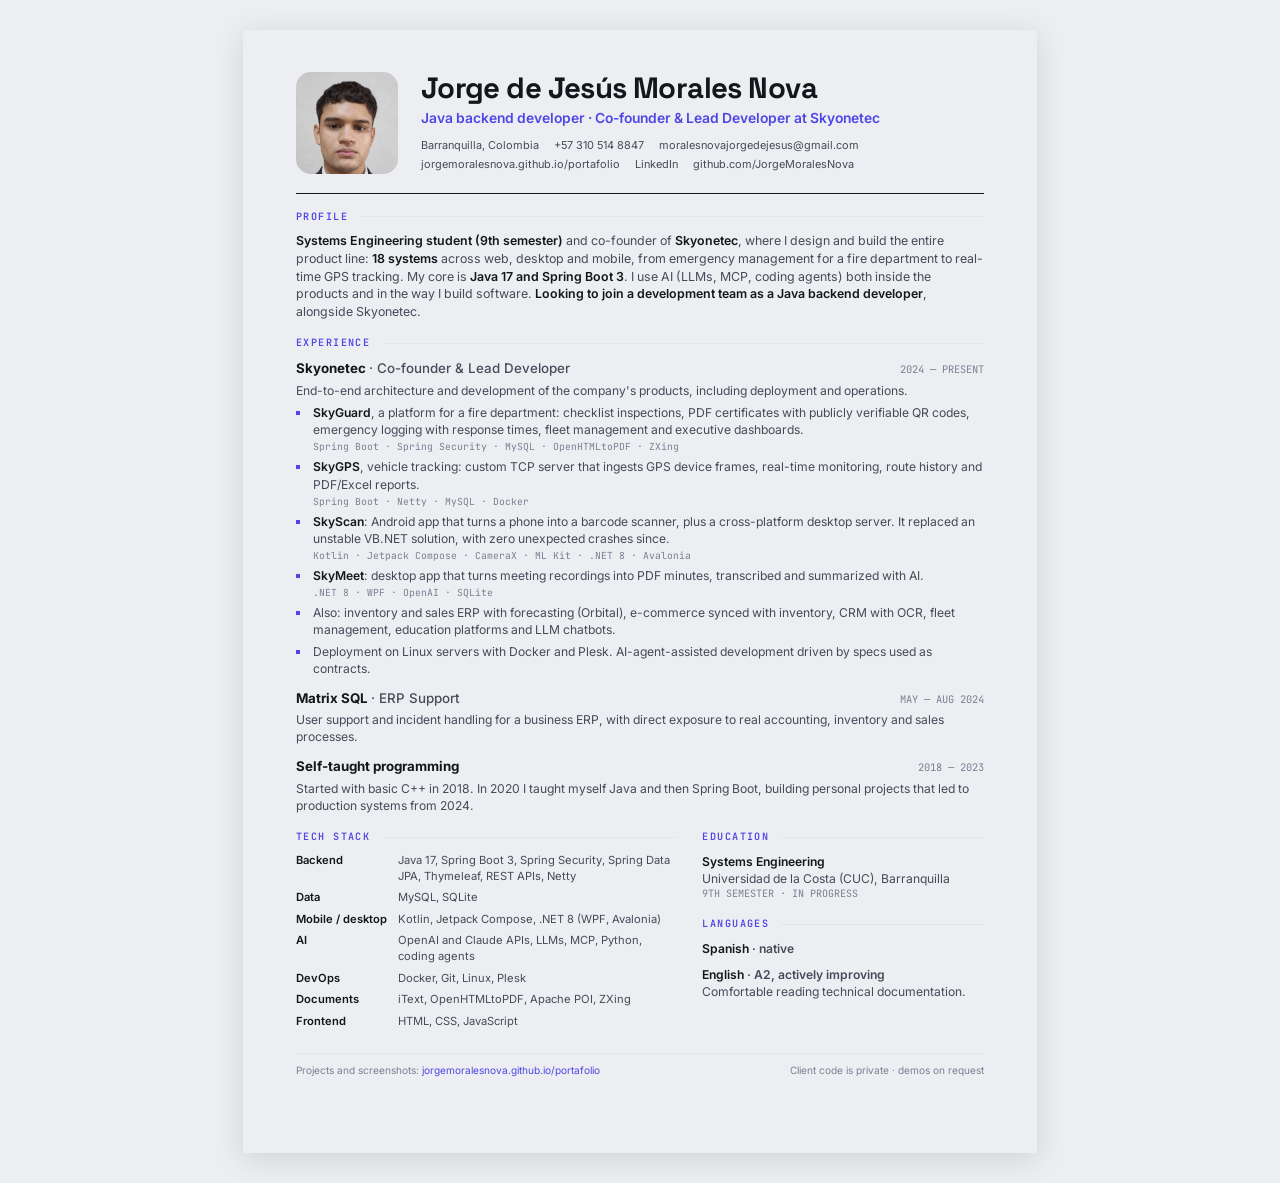
<file: cv/src/cv-en.html>
<!DOCTYPE html>
<html lang="en">
<head>
  <meta charset="UTF-8">
  <title>Resume Jorge Morales Nova</title>
  <link rel="preconnect" href="https://fonts.googleapis.com">
  <link rel="preconnect" href="https://fonts.gstatic.com" crossorigin>
  <link href="https://fonts.googleapis.com/css2?family=Inter:wght@400;500;600;700&family=JetBrains+Mono:wght@500;600&family=Space+Grotesk:wght@600;700&display=swap" rel="stylesheet">
  <link rel="stylesheet" href="cv.css">
</head>
<body>
  <main class="page">
    <header class="head">
      <img src="foto.webp" alt="Jorge de Jesús Morales Nova">
      <div>
        <h1 class="name">Jorge de Jesús Morales Nova</h1>
        <p class="role">Java backend developer · Co-founder &amp; Lead Developer at Skyonetec</p>
        <p class="contact">
          <span>Barranquilla, Colombia</span>
          <span>+57 310 514 8847</span>
          <a href="mailto:moralesnovajorgedejesus@gmail.com">moralesnovajorgedejesus@gmail.com</a>
          <a href="https://jorgemoralesnova.github.io/portafolio/">jorgemoralesnova.github.io/portafolio</a>
          <a href="https://www.linkedin.com/in/morales-nova-jorge-de-jes%C3%BAs-a19a11273/">LinkedIn</a>
          <a href="https://github.com/JorgeMoralesNova">github.com/JorgeMoralesNova</a>
        </p>
      </div>
    </header>

    <section>
      <h2>Profile</h2>
      <p class="summary">
        <strong>Systems Engineering student (9th semester)</strong> and co-founder of
        <strong>Skyonetec</strong>, where I design and build the entire product line:
        <strong>18 systems</strong> across web, desktop and mobile, from emergency management for
        a fire department to real-time GPS tracking. My core is <strong>Java 17 and Spring Boot 3</strong>.
        I use AI (LLMs, MCP, coding agents) both inside the products and in the way I build software. <strong>Looking to join a development team as a Java backend developer</strong>, alongside Skyonetec.
      </p>
    </section>

    <section>
      <h2>Experience</h2>

      <div class="job">
        <div class="job-head">
          <p class="job-title">Skyonetec <span>· Co-founder &amp; Lead Developer</span></p>
          <p class="job-date">2024 — PRESENT</p>
        </div>
        <p class="job-intro">End-to-end architecture and development of the company's products, including deployment and operations.</p>
        <ul class="bullets">
          <li><strong>SkyGuard</strong>, a platform for a fire department: checklist inspections, PDF certificates with publicly verifiable QR codes, emergency logging with response times, fleet management and executive dashboards.
            <span class="tech">Spring Boot · Spring Security · MySQL · OpenHTMLtoPDF · ZXing</span></li>
          <li><strong>SkyGPS</strong>, vehicle tracking: custom TCP server that ingests GPS device frames, real-time monitoring, route history and PDF/Excel reports.
            <span class="tech">Spring Boot · Netty · MySQL · Docker</span></li>
          <li><strong>SkyScan</strong>: Android app that turns a phone into a barcode scanner, plus a cross-platform desktop server. It replaced an unstable VB.NET solution, with zero unexpected crashes since.
            <span class="tech">Kotlin · Jetpack Compose · CameraX · ML Kit · .NET 8 · Avalonia</span></li>
          <li><strong>SkyMeet</strong>: desktop app that turns meeting recordings into PDF minutes, transcribed and summarized with AI.
            <span class="tech">.NET 8 · WPF · OpenAI · SQLite</span></li>
          <li>Also: inventory and sales ERP with forecasting (Orbital), e-commerce synced with inventory, CRM with OCR, fleet management, education platforms and LLM chatbots.</li>
          <li>Deployment on Linux servers with Docker and Plesk. AI-agent-assisted development driven by specs used as contracts.</li>
        </ul>
      </div>

      <div class="job">
        <div class="job-head">
          <p class="job-title">Matrix SQL <span>· ERP Support</span></p>
          <p class="job-date">MAY — AUG 2024</p>
        </div>
        <p class="job-intro">User support and incident handling for a business ERP, with direct exposure to real accounting, inventory and sales processes.</p>
      </div>

      <div class="job">
        <div class="job-head">
          <p class="job-title">Self-taught programming</p>
          <p class="job-date">2018 — 2023</p>
        </div>
        <p class="job-intro">Started with basic C++ in 2018. In 2020 I taught myself Java and then Spring Boot, building personal projects that led to production systems from 2024.</p>
      </div>
    </section>

    <div class="cols">
      <section>
        <h2>Tech stack</h2>
        <dl class="stack">
          <div class="stack-row"><dt>Backend</dt><dd>Java 17, Spring Boot 3, Spring Security, Spring Data JPA, Thymeleaf, REST APIs, Netty</dd></div>
          <div class="stack-row"><dt>Data</dt><dd>MySQL, SQLite</dd></div>
          <div class="stack-row"><dt>Mobile / desktop</dt><dd>Kotlin, Jetpack Compose, .NET 8 (WPF, Avalonia)</dd></div>
          <div class="stack-row"><dt>AI</dt><dd>OpenAI and Claude APIs, LLMs, MCP, Python, coding agents</dd></div>
          <div class="stack-row"><dt>DevOps</dt><dd>Docker, Git, Linux, Plesk</dd></div>
          <div class="stack-row"><dt>Documents</dt><dd>iText, OpenHTMLtoPDF, Apache POI, ZXing</dd></div>
          <div class="stack-row"><dt>Frontend</dt><dd>HTML, CSS, JavaScript</dd></div>
        </dl>
      </section>

      <div>
        <section>
          <h2>Education</h2>
          <div class="item">
            <p class="item-title">Systems Engineering</p>
            <p class="item-sub">Universidad de la Costa (CUC), Barranquilla</p>
            <p class="item-meta">9TH SEMESTER · IN PROGRESS</p>
          </div>
        </section>

        <section>
          <h2>Languages</h2>
          <div class="item">
            <p class="item-title">Spanish <span class="item-sub">· native</span></p>
          </div>
          <div class="item">
            <p class="item-title">English <span class="item-sub">· A2, actively improving</span></p>
            <p class="item-sub">Comfortable reading technical documentation.</p>
          </div>
        </section>
      </div>
    </div>

    <footer class="foot">
      <span>Projects and screenshots: <a href="https://jorgemoralesnova.github.io/portafolio/">jorgemoralesnova.github.io/portafolio</a></span>
      <span>Client code is private · demos on request</span>
    </footer>
  </main>
</body>
</html>
</file>
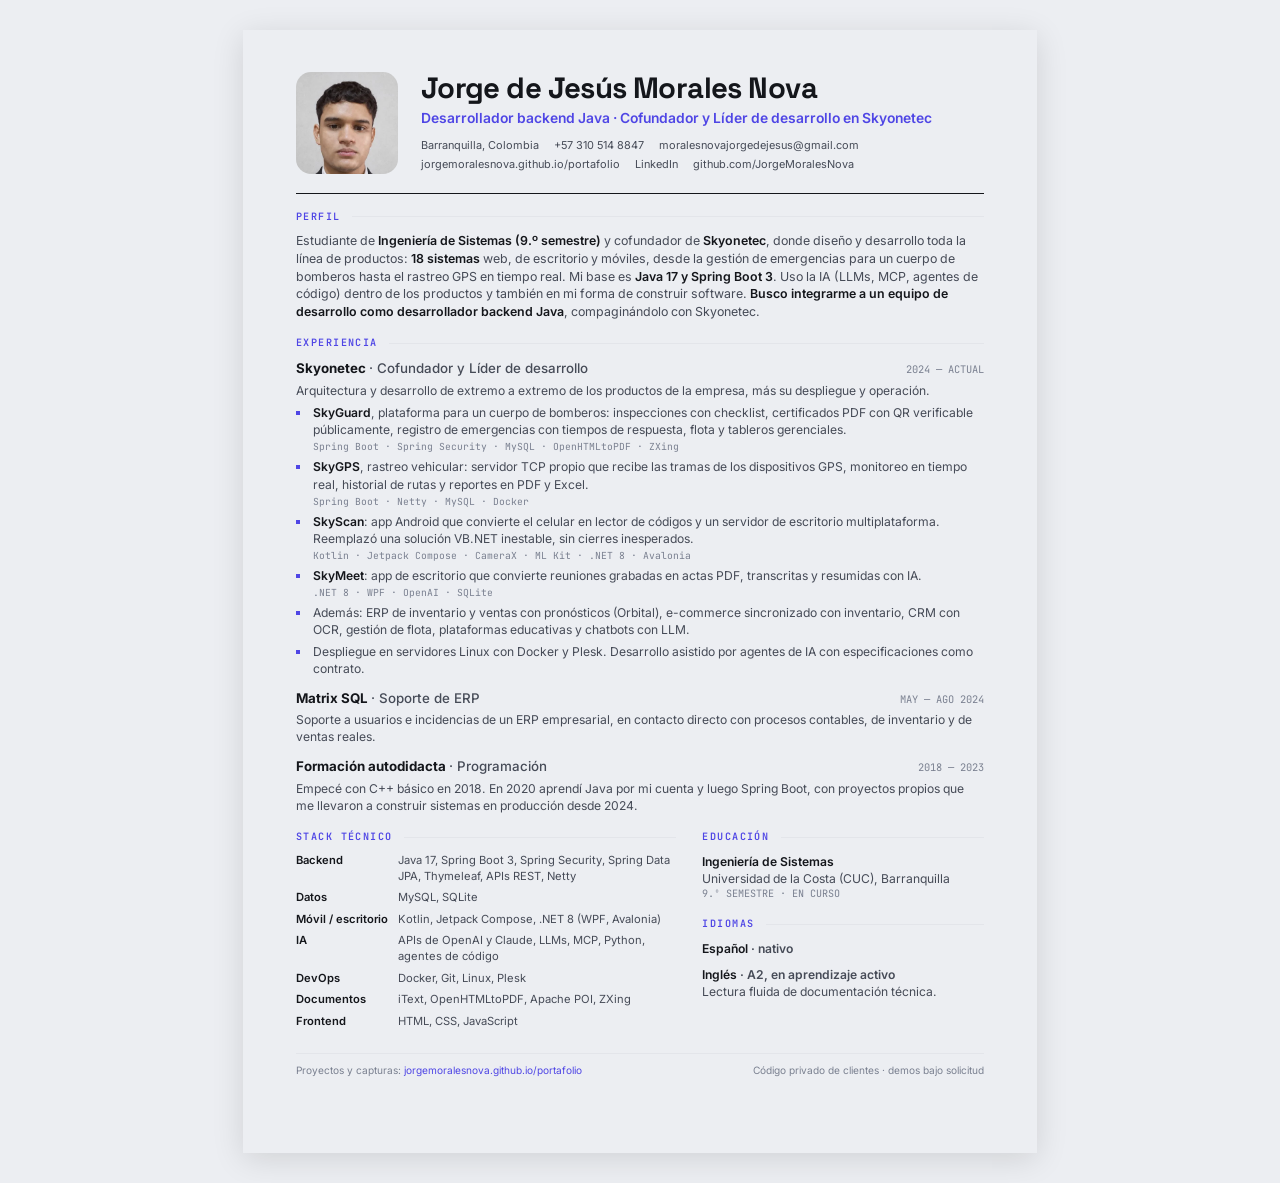
<file: cv/src/cv-es.html>
<!DOCTYPE html>
<html lang="es">
<head>
  <meta charset="UTF-8">
  <title>CV Jorge Morales Nova</title>
  <link rel="preconnect" href="https://fonts.googleapis.com">
  <link rel="preconnect" href="https://fonts.gstatic.com" crossorigin>
  <link href="https://fonts.googleapis.com/css2?family=Inter:wght@400;500;600;700&family=JetBrains+Mono:wght@500;600&family=Space+Grotesk:wght@600;700&display=swap" rel="stylesheet">
  <link rel="stylesheet" href="cv.css">
</head>
<body>
  <main class="page">
    <header class="head">
      <img src="foto.webp" alt="Jorge de Jesús Morales Nova">
      <div>
        <h1 class="name">Jorge de Jesús Morales Nova</h1>
        <p class="role">Desarrollador backend Java · Cofundador y Líder de desarrollo en Skyonetec</p>
        <p class="contact">
          <span>Barranquilla, Colombia</span>
          <span>+57 310 514 8847</span>
          <a href="mailto:moralesnovajorgedejesus@gmail.com">moralesnovajorgedejesus@gmail.com</a>
          <a href="https://jorgemoralesnova.github.io/portafolio/">jorgemoralesnova.github.io/portafolio</a>
          <a href="https://www.linkedin.com/in/morales-nova-jorge-de-jes%C3%BAs-a19a11273/">LinkedIn</a>
          <a href="https://github.com/JorgeMoralesNova">github.com/JorgeMoralesNova</a>
        </p>
      </div>
    </header>

    <section>
      <h2>Perfil</h2>
      <p class="summary">
        Estudiante de <strong>Ingeniería de Sistemas (9.º semestre)</strong> y cofundador de
        <strong>Skyonetec</strong>, donde diseño y desarrollo toda la línea de productos:
        <strong>18 sistemas</strong> web, de escritorio y móviles, desde la gestión de emergencias
        para un cuerpo de bomberos hasta el rastreo GPS en tiempo real. Mi base es
        <strong>Java 17 y Spring Boot 3</strong>. Uso la IA (LLMs, MCP, agentes de código) dentro
        de los productos y también en mi forma de construir software. <strong>Busco integrarme a un equipo
        de desarrollo como desarrollador backend Java</strong>, compaginándolo con Skyonetec.
      </p>
    </section>

    <section>
      <h2>Experiencia</h2>

      <div class="job">
        <div class="job-head">
          <p class="job-title">Skyonetec <span>· Cofundador y Líder de desarrollo</span></p>
          <p class="job-date">2024 — ACTUAL</p>
        </div>
        <p class="job-intro">Arquitectura y desarrollo de extremo a extremo de los productos de la empresa, más su despliegue y operación.</p>
        <ul class="bullets">
          <li><strong>SkyGuard</strong>, plataforma para un cuerpo de bomberos: inspecciones con checklist, certificados PDF con QR verificable públicamente, registro de emergencias con tiempos de respuesta, flota y tableros gerenciales.
            <span class="tech">Spring Boot · Spring Security · MySQL · OpenHTMLtoPDF · ZXing</span></li>
          <li><strong>SkyGPS</strong>, rastreo vehicular: servidor TCP propio que recibe las tramas de los dispositivos GPS, monitoreo en tiempo real, historial de rutas y reportes en PDF y Excel.
            <span class="tech">Spring Boot · Netty · MySQL · Docker</span></li>
          <li><strong>SkyScan</strong>: app Android que convierte el celular en lector de códigos y un servidor de escritorio multiplataforma. Reemplazó una solución VB.NET inestable, sin cierres inesperados.
            <span class="tech">Kotlin · Jetpack Compose · CameraX · ML Kit · .NET 8 · Avalonia</span></li>
          <li><strong>SkyMeet</strong>: app de escritorio que convierte reuniones grabadas en actas PDF, transcritas y resumidas con IA.
            <span class="tech">.NET 8 · WPF · OpenAI · SQLite</span></li>
          <li>Además: ERP de inventario y ventas con pronósticos (Orbital), e-commerce sincronizado con inventario, CRM con OCR, gestión de flota, plataformas educativas y chatbots con LLM.</li>
          <li>Despliegue en servidores Linux con Docker y Plesk. Desarrollo asistido por agentes de IA con especificaciones como contrato.</li>
        </ul>
      </div>

      <div class="job">
        <div class="job-head">
          <p class="job-title">Matrix SQL <span>· Soporte de ERP</span></p>
          <p class="job-date">MAY — AGO 2024</p>
        </div>
        <p class="job-intro">Soporte a usuarios e incidencias de un ERP empresarial, en contacto directo con procesos contables, de inventario y de ventas reales.</p>
      </div>

      <div class="job">
        <div class="job-head">
          <p class="job-title">Formación autodidacta <span>· Programación</span></p>
          <p class="job-date">2018 — 2023</p>
        </div>
        <p class="job-intro">Empecé con C++ básico en 2018. En 2020 aprendí Java por mi cuenta y luego Spring Boot, con proyectos propios que me llevaron a construir sistemas en producción desde 2024.</p>
      </div>
    </section>

    <div class="cols">
      <section>
        <h2>Stack técnico</h2>
        <dl class="stack">
          <div class="stack-row"><dt>Backend</dt><dd>Java 17, Spring Boot 3, Spring Security, Spring Data JPA, Thymeleaf, APIs REST, Netty</dd></div>
          <div class="stack-row"><dt>Datos</dt><dd>MySQL, SQLite</dd></div>
          <div class="stack-row"><dt>Móvil / escritorio</dt><dd>Kotlin, Jetpack Compose, .NET 8 (WPF, Avalonia)</dd></div>
          <div class="stack-row"><dt>IA</dt><dd>APIs de OpenAI y Claude, LLMs, MCP, Python, agentes de código</dd></div>
          <div class="stack-row"><dt>DevOps</dt><dd>Docker, Git, Linux, Plesk</dd></div>
          <div class="stack-row"><dt>Documentos</dt><dd>iText, OpenHTMLtoPDF, Apache POI, ZXing</dd></div>
          <div class="stack-row"><dt>Frontend</dt><dd>HTML, CSS, JavaScript</dd></div>
        </dl>
      </section>

      <div>
        <section>
          <h2>Educación</h2>
          <div class="item">
            <p class="item-title">Ingeniería de Sistemas</p>
            <p class="item-sub">Universidad de la Costa (CUC), Barranquilla</p>
            <p class="item-meta">9.º SEMESTRE · EN CURSO</p>
          </div>
        </section>

        <section>
          <h2>Idiomas</h2>
          <div class="item">
            <p class="item-title">Español <span class="item-sub">· nativo</span></p>
          </div>
          <div class="item">
            <p class="item-title">Inglés <span class="item-sub">· A2, en aprendizaje activo</span></p>
            <p class="item-sub">Lectura fluida de documentación técnica.</p>
          </div>
        </section>
      </div>
    </div>

    <footer class="foot">
      <span>Proyectos y capturas: <a href="https://jorgemoralesnova.github.io/portafolio/">jorgemoralesnova.github.io/portafolio</a></span>
      <span>Código privado de clientes · demos bajo solicitud</span>
    </footer>
  </main>
</body>
</html>
</file>
<file: css/styles.css>
/* =========================================================
   Portafolio · Jorge de Jesús Morales Nova
   Concepto: "Ingeniería visible". Grafito, un acento índigo,
   verde solo para estados. Space Grotesk / Inter / JetBrains Mono.
   ========================================================= */

/* ---------- Tokens ---------- */
:root {
  --bg: #0B0D12;
  --bg-2: #0F1219;
  --surface: #141823;
  --surface-2: #1A1F2C;
  --line: rgba(255, 255, 255, 0.08);
  --line-2: rgba(255, 255, 255, 0.14);
  --text: #E7E9EE;
  --text-2: #A3AAB8;
  --text-3: #6F7787;
  --accent: #7C83FF;
  --accent-2: #A9AEFF;
  --accent-ink: #0B0D12;
  --accent-soft: rgba(124, 131, 255, 0.12);
  --accent-line: rgba(124, 131, 255, 0.34);
  --ok: #3DDC97;
  --ok-soft: rgba(61, 220, 151, 0.14);
  --danger: #FF6B6B;
  --shadow: 0 24px 60px -24px rgba(0, 0, 0, 0.7);
  --shadow-sm: 0 8px 24px -12px rgba(0, 0, 0, 0.6);
  --dot: rgba(255, 255, 255, 0.07);

  --f-display: 'Space Grotesk', 'Inter', system-ui, sans-serif;
  --f-body: 'Inter', system-ui, -apple-system, 'Segoe UI', sans-serif;
  --f-mono: 'JetBrains Mono', ui-monospace, Consolas, monospace;

  --fs-h1: clamp(2.5rem, 1.5rem + 3.9vw, 4.5rem);
  --fs-h2: clamp(1.9rem, 1.3rem + 2.4vw, 3.1rem);
  --fs-h3: clamp(1.35rem, 1.1rem + 1vw, 1.85rem);
  --fs-lead: clamp(1.02rem, 0.96rem + 0.3vw, 1.18rem);

  --container: 1200px;
  --gutter: clamp(1rem, 0.6rem + 2vw, 2rem);
  --radius: 16px;
  --radius-sm: 10px;
  --header-h: 76px;
  --ease: cubic-bezier(0.2, 0.7, 0.2, 1);
}

:root[data-theme="light"] {
  --bg: #F6F5F1;
  --bg-2: #EFEDE7;
  --surface: #FFFFFF;
  --surface-2: #F4F3EF;
  --line: rgba(20, 22, 27, 0.09);
  --line-2: rgba(20, 22, 27, 0.16);
  --text: #14161B;
  --text-2: #4A505C;
  --text-3: #7A808C;
  --accent: #4F46E5;
  --accent-2: #4338CA;
  --accent-ink: #FFFFFF;
  --accent-soft: rgba(79, 70, 229, 0.08);
  --accent-line: rgba(79, 70, 229, 0.3);
  --ok: #0E9F63;
  --ok-soft: rgba(14, 159, 99, 0.12);
  --danger: #D93838;
  --shadow: 0 24px 60px -28px rgba(20, 22, 27, 0.28);
  --shadow-sm: 0 8px 22px -14px rgba(20, 22, 27, 0.3);
  --dot: rgba(20, 22, 27, 0.08);
}

/* ---------- Base ---------- */
*, *::before, *::after { box-sizing: border-box; }
* { margin: 0; }

html {
  scroll-behavior: smooth;
  scroll-padding-top: calc(var(--header-h) + 12px);
  -webkit-text-size-adjust: 100%;
  color-scheme: dark;
}
:root[data-theme="light"] { color-scheme: light; }

body {
  font-family: var(--f-body);
  font-size: 1rem;
  line-height: 1.6;
  color: var(--text);
  background: var(--bg);
  -webkit-font-smoothing: antialiased;
  overflow-x: hidden;
  transition: background-color 0.3s var(--ease), color 0.3s var(--ease);
}
body.lb-lock { overflow: hidden; }

img, svg { display: block; max-width: 100%; }
img { height: auto; }
a { color: inherit; text-decoration: none; }
button, input, textarea { font: inherit; color: inherit; }
button { cursor: pointer; background: none; border: 0; padding: 0; }
ul, ol { list-style: none; padding: 0; }
h1, h2, h3, h4 { font-family: var(--f-display); font-weight: 600; line-height: 1.1; letter-spacing: -0.02em; }
::selection { background: var(--accent); color: var(--accent-ink); }

:focus-visible { outline: 2px solid var(--accent); outline-offset: 3px; border-radius: 6px; }

.container { width: 100%; max-width: var(--container); margin-inline: auto; padding-inline: var(--gutter); }
.mono { font-family: var(--f-mono); }
.accent { color: var(--accent-2); }
.ic { width: 18px; height: 18px; flex-shrink: 0; }
[hidden] { display: none !important; }

.skip-link {
  position: fixed; top: -60px; left: 1rem; z-index: 200;
  padding: 0.6rem 1rem; border-radius: var(--radius-sm);
  background: var(--accent); color: var(--accent-ink); font-weight: 600;
  transition: top 0.2s;
}
.skip-link:focus { top: 1rem; }

/* ---------- Botones ---------- */
.btn {
  display: inline-flex; align-items: center; justify-content: center; gap: 0.55rem;
  min-height: 48px; padding: 0.75rem 1.3rem;
  border-radius: 999px; border: 1px solid transparent;
  font-weight: 600; font-size: 0.95rem; line-height: 1;
  white-space: nowrap;
  transition: transform 0.2s var(--ease), background-color 0.2s, border-color 0.2s, color 0.2s, box-shadow 0.2s;
}
.btn:active { transform: translateY(1px) scale(0.99); }
.btn-primary { background: var(--accent); color: var(--accent-ink); box-shadow: 0 10px 30px -12px var(--accent); }
.btn-primary:hover { background: var(--accent-2); box-shadow: 0 14px 34px -12px var(--accent); }
:root[data-theme="light"] .btn-primary:hover { background: #4338CA; }
.btn-secondary { border-color: var(--line-2); background: var(--surface); }
.btn-secondary:hover { border-color: var(--accent-line); color: var(--accent-2); }
.btn-secondary:hover .ic { transform: translateX(3px); }
.btn .ic { transition: transform 0.2s var(--ease); }
.btn-ghost { color: var(--text-2); }
.btn-ghost:hover { color: var(--text); background: var(--accent-soft); }
.btn-sm { min-height: 38px; padding: 0.5rem 0.95rem; font-size: 0.85rem; }
.btn-sm .ic { width: 16px; height: 16px; }
.btn-block { width: 100%; }

.icon-btn {
  display: inline-grid; place-items: center;
  width: 40px; height: 40px; border-radius: 999px;
  color: var(--text-2);
  transition: background-color 0.2s, color 0.2s;
}
.icon-btn:hover { color: var(--text); background: var(--accent-soft); }

/* ---------- Estado ---------- */
.status { display: inline-flex; align-items: center; gap: 0.5rem; font-size: 0.85rem; color: var(--ok); font-weight: 500; }
.status-dot {
  position: relative; width: 8px; height: 8px; border-radius: 50%; background: var(--ok); flex-shrink: 0;
}
.status-dot::after {
  content: ''; position: absolute; inset: -4px; border-radius: 50%;
  border: 2px solid var(--ok); opacity: 0; animation: ping 2.2s var(--ease) infinite;
}
@keyframes ping { 0% { transform: scale(0.6); opacity: 0.7; } 100% { transform: scale(1.8); opacity: 0; } }

/* =========================================================
   Header
   ========================================================= */
.site-header {
  position: fixed; inset: 0 0 auto; z-index: 100;
  padding: 14px var(--gutter) 0;
  pointer-events: none;
}
.nav-pill {
  pointer-events: auto;
  max-width: var(--container); margin-inline: auto;
  display: flex; align-items: center; gap: 1rem;
  height: 56px; padding: 0 0.5rem 0 0.9rem;
  border: 1px solid transparent; border-radius: 999px;
  transition: background-color 0.3s, border-color 0.3s, box-shadow 0.3s, backdrop-filter 0.3s;
}
.site-header.is-scrolled .nav-pill {
  background: color-mix(in srgb, var(--surface) 78%, transparent);
  border-color: var(--line);
  box-shadow: var(--shadow-sm);
  backdrop-filter: blur(14px) saturate(1.3);
  -webkit-backdrop-filter: blur(14px) saturate(1.3);
}
.brand { display: flex; align-items: center; gap: 0.65rem; font-family: var(--f-display); font-weight: 600; }
.brand-mark {
  display: grid; place-items: center; width: 34px; height: 34px; border-radius: 10px;
  background: var(--text); color: var(--bg);
  font-size: 0.85rem; font-weight: 700; letter-spacing: -0.02em;
}
.brand-name { font-size: 1rem; }

.nav-links { display: flex; gap: 0.25rem; margin-inline: auto; }
.nav-links a {
  position: relative; display: block; padding: 0.5rem 0.85rem; border-radius: 999px;
  font-size: 0.9rem; color: var(--text-2); transition: color 0.2s, background-color 0.2s;
}
.nav-links a:hover { color: var(--text); }
.nav-links a.is-active { color: var(--text); background: var(--accent-soft); }

.nav-tools { display: flex; align-items: center; gap: 0.25rem; margin-left: auto; }
.nav-links + .nav-tools { margin-left: 0; }
.lang-btn { font-family: var(--f-mono); font-size: 0.78rem; font-weight: 600; letter-spacing: 0.04em; }
.ic-moon { display: none; }
:root[data-theme="light"] .ic-sun { display: none; }
:root[data-theme="light"] .ic-moon { display: block; }
.nav-cv { margin-left: 0.35rem; }
.menu-btn { display: none; }
.menu-btn .ic-shut { display: none; }
.menu-btn[aria-expanded="true"] .ic-open { display: none; }
.menu-btn[aria-expanded="true"] .ic-shut { display: block; }

.mobile-menu {
  pointer-events: auto;
  margin: 10px auto 0; max-width: var(--container);
  padding: 1rem; border-radius: var(--radius);
  background: var(--surface); border: 1px solid var(--line); box-shadow: var(--shadow);
  animation: menuIn 0.25s var(--ease);
}
.mobile-menu ul { display: grid; margin-bottom: 1rem; }
.mobile-menu a:not(.btn) {
  display: flex; align-items: baseline; gap: 0.9rem; padding: 0.8rem 0.5rem;
  font-family: var(--f-display); font-size: 1.35rem; font-weight: 600;
  border-bottom: 1px solid var(--line);
}
.mm-num { font-family: var(--f-mono); font-size: 0.75rem; color: var(--accent-2); }
@keyframes menuIn { from { opacity: 0; transform: translateY(-8px); } }

/* =========================================================
   Hero
   ========================================================= */
.hero {
  position: relative;
  padding: calc(var(--header-h) + clamp(2.5rem, 6vh, 5rem)) 0 clamp(3rem, 6vw, 5rem);
  overflow: hidden;
  isolation: isolate;
}
.hero::before {
  content: ''; position: absolute; inset: 0; z-index: -2;
  background-image: radial-gradient(var(--dot) 1px, transparent 1.2px);
  background-size: 22px 22px;
  -webkit-mask-image: radial-gradient(ellipse 80% 70% at 60% 35%, #000 20%, transparent 75%);
          mask-image: radial-gradient(ellipse 80% 70% at 60% 35%, #000 20%, transparent 75%);
}
.hero-glow {
  position: absolute; z-index: -1; width: 780px; height: 780px; right: -12%; top: -18%;
  background: radial-gradient(circle, rgba(124, 131, 255, 0.22), transparent 62%);
  filter: blur(10px); pointer-events: none;
}
:root[data-theme="light"] .hero-glow { background: radial-gradient(circle, rgba(79, 70, 229, 0.12), transparent 62%); }

.hero-grid {
  display: grid; grid-template-columns: minmax(0, 1.05fr) minmax(0, 0.95fr);
  gap: clamp(2rem, 4vw, 4rem); align-items: center;
}

.hero-author { display: flex; align-items: center; gap: 0.85rem; margin-bottom: 1.6rem; }
.hero-avatar {
  width: 48px; height: 60px; object-fit: cover; object-position: 50% 18%;
  border-radius: 12px; border: 1px solid var(--line-2);
}
.hero-hello { font-weight: 600; font-size: 0.95rem; }

.hero-title { font-size: var(--fs-h1); font-weight: 700; letter-spacing: -0.035em; line-height: 0.98; }
.hero-title-2 { color: var(--text-2); }
.hero-role { margin-top: 1.4rem; font-size: 0.9rem; color: var(--text-2); }
.hero-lead { margin-top: 1rem; max-width: 36rem; font-size: var(--fs-lead); color: var(--text-2); }
.hero-cta { display: flex; flex-wrap: wrap; gap: 0.75rem; margin-top: 2rem; }

/* ---------- Diagrama vivo ---------- */
.sys {
  position: relative;
  border: 1px solid var(--line); border-radius: 20px;
  background: color-mix(in srgb, var(--surface) 72%, transparent);
  box-shadow: var(--shadow);
  backdrop-filter: blur(6px);
  overflow: hidden;
}
.sys-head {
  display: flex; align-items: center; gap: 0.75rem;
  padding: 0.7rem 1rem; border-bottom: 1px solid var(--line);
  font-size: 0.75rem; color: var(--text-3);
}
.sys-dots { display: inline-flex; gap: 6px; }
.sys-dots i { width: 9px; height: 9px; border-radius: 50%; background: var(--line-2); }
.sys-live { margin-left: auto; display: inline-flex; align-items: center; gap: 0.45rem; color: var(--ok); text-transform: uppercase; letter-spacing: 0.08em; font-size: 0.68rem; }
.sys-live .status-dot { width: 6px; height: 6px; }

.sys-stage {
  position: relative; aspect-ratio: 1.12 / 1; margin: 0.5rem;
  background-image:
    linear-gradient(var(--line) 1px, transparent 1px),
    linear-gradient(90deg, var(--line) 1px, transparent 1px);
  background-size: 32px 32px;
  background-position: center;
  border-radius: 14px;
}
.sys-lines { position: absolute; inset: 0; width: 100%; height: 100%; overflow: visible; }
.sys-line { fill: none; stroke: var(--line-2); stroke-width: 1.4; stroke-dasharray: 4 5; transition: stroke 0.3s, opacity 0.3s; }
.sys-line.is-active { stroke: var(--accent); stroke-dasharray: none; stroke-width: 1.8; }
.sys-line.is-dim { opacity: 0.35; }
.sys-packet { fill: var(--accent-2); filter: drop-shadow(0 0 6px var(--accent)); }
.sys-packet.is-dim { opacity: 0.25; }

.sys-node {
  position: absolute; left: calc(var(--x) * 1%); top: calc(var(--y) * 1%);
  transform: translate(-50%, -50%);
  display: grid; gap: 0.1rem; text-align: left;
  padding: 0.55rem 0.8rem; min-width: 8.5rem;
  border-radius: 12px; border: 1px solid var(--line-2);
  background: var(--surface); box-shadow: var(--shadow-sm);
  transition: border-color 0.25s, transform 0.25s var(--ease), opacity 0.25s, box-shadow 0.25s;
  z-index: 1;
}
.sys-k { font-size: 0.64rem; letter-spacing: 0.1em; text-transform: uppercase; color: var(--text-3); }
.sys-v { font-size: 0.84rem; font-weight: 600; white-space: nowrap; }
.sys-core { background: var(--accent); border-color: transparent; color: var(--accent-ink); padding: 0.8rem 1.1rem; }
.sys-core .sys-k { color: inherit; opacity: 0.75; }
.sys-core .sys-v { font-size: 1rem; font-family: var(--f-display); }
.sys-node:hover, .sys-node.is-active { border-color: var(--accent); transform: translate(-50%, -50%) scale(1.04); box-shadow: 0 0 0 4px var(--accent-soft), var(--shadow-sm); }
.sys-node.is-dim { opacity: 0.45; }

.sys-caption {
  min-height: 4.6rem; padding: 0.4rem 1rem 1rem;
  font-size: 0.85rem; color: var(--text-2);
}
.sys-caption strong { color: var(--text); font-weight: 600; }
.sys-projs { display: flex; flex-wrap: wrap; gap: 0.35rem; margin-top: 0.45rem; }
.sys-proj {
  padding: 0.18rem 0.55rem; border-radius: 6px; font-size: 0.74rem; font-family: var(--f-mono);
  background: var(--accent-soft); color: var(--accent-2); border: 1px solid var(--accent-line);
}

/* ---------- Barra de prueba ---------- */
.proof {
  display: grid; grid-template-columns: repeat(4, minmax(0, 1fr));
  margin-top: clamp(3rem, 6vw, 4.5rem);
  border-top: 1px solid var(--line); border-bottom: 1px solid var(--line);
}
.proof li { display: grid; gap: 0.2rem; padding: 1.4rem 1.2rem; }
.proof li + li { border-left: 1px solid var(--line); }
.proof-n { font-family: var(--f-display); font-size: clamp(1.7rem, 1.2rem + 1.6vw, 2.4rem); font-weight: 600; letter-spacing: -0.03em; line-height: 1; }
.proof span { font-size: 0.85rem; color: var(--text-2); }

/* =========================================================
   Secciones
   ========================================================= */
.section { padding: clamp(4.5rem, 9vw, 8rem) 0; }
.section-alt { background: var(--bg-2); border-top: 1px solid var(--line); border-bottom: 1px solid var(--line); }
.sec-head { max-width: 46rem; margin-bottom: clamp(2.5rem, 5vw, 4rem); }
.sec-num { font-size: 0.8rem; letter-spacing: 0.06em; color: var(--accent-2); margin-bottom: 1rem; }
.sec-num span:first-child { color: var(--text-3); }
.sec-title { font-size: var(--fs-h2); }
.sec-lead { margin-top: 1rem; font-size: var(--fs-lead); color: var(--text-2); }

/* Revelado al hacer scroll */
.js [data-reveal] { opacity: 0; transform: translateY(18px); transition: opacity 0.7s var(--ease), transform 0.7s var(--ease); }
.js [data-reveal].is-in { opacity: 1; transform: none; }

/* =========================================================
   01 Casos
   ========================================================= */
.cases { display: grid; gap: clamp(4rem, 9vw, 7.5rem); }
.case {
  --case-accent: var(--accent);
  display: grid; grid-template-columns: minmax(0, 1.12fr) minmax(0, 0.88fr);
  gap: clamp(2rem, 4vw, 4rem); align-items: start;
}
.case:nth-child(even) { grid-template-columns: minmax(0, 0.88fr) minmax(0, 1.12fr); }
.case:nth-child(even) .case-media { order: 2; }
.case-media { position: sticky; top: calc(var(--header-h) + 1.5rem); }

.shot {
  position: relative; display: block; width: 100%;
  border-radius: var(--radius); overflow: hidden;
  border: 1px solid var(--line-2); background: var(--surface);
  box-shadow: var(--shadow);
  text-align: left; cursor: zoom-in;
}
.shot::after {
  content: ''; position: absolute; inset: 0; pointer-events: none;
  background: linear-gradient(to top, color-mix(in srgb, var(--case-accent) 14%, transparent), transparent 40%);
  opacity: 0; transition: opacity 0.3s;
}
.shot:hover::after { opacity: 1; }
.shot-bar {
  display: flex; align-items: center; gap: 0.6rem; height: 34px; padding: 0 0.85rem;
  background: var(--surface-2); border-bottom: 1px solid var(--line);
}
.shot-url {
  flex: 1; max-width: 60%; margin-inline: auto; padding: 0.15rem 0.7rem; border-radius: 6px;
  background: var(--bg); color: var(--text-3); font-family: var(--f-mono); font-size: 0.68rem;
  white-space: nowrap; overflow: hidden; text-overflow: ellipsis; text-align: center;
}
.shot img { width: 100%; aspect-ratio: 16 / 9; object-fit: cover; object-position: left top; transition: transform 0.6s var(--ease); }
.shot:hover img { transform: scale(1.02); }
.shot-zoom {
  position: absolute; right: 0.8rem; bottom: 0.8rem; z-index: 1;
  display: inline-flex; align-items: center; gap: 0.4rem; padding: 0.4rem 0.7rem; border-radius: 999px;
  background: rgba(11, 13, 18, 0.72); color: #fff; font-size: 0.75rem; font-weight: 500;
  backdrop-filter: blur(6px); opacity: 0; transform: translateY(4px); transition: opacity 0.25s, transform 0.25s var(--ease);
}
.shot-zoom .ic { width: 15px; height: 15px; }
.shot:hover .shot-zoom, .shot:focus-visible .shot-zoom { opacity: 1; transform: none; }
.shot--plain img { aspect-ratio: auto; object-fit: contain; background: #0E1016; }

.case-thumbs { display: flex; gap: 0.6rem; margin-top: 0.8rem; }
.thumb {
  flex: 1; max-width: 25%; border-radius: 8px; overflow: hidden;
  border: 1px solid var(--line); opacity: 0.7; transition: opacity 0.2s, border-color 0.2s;
}
.thumb img { width: 100%; aspect-ratio: 16 / 10; object-fit: cover; object-position: top; }
.thumb:hover, .thumb[aria-current="true"] { opacity: 1; border-color: var(--case-accent); }

/* SkyMeet: maqueta de pipeline (no hay capturas públicas) */
.meet-mock {
  border-radius: var(--radius); border: 1px solid var(--line-2); background: var(--surface);
  box-shadow: var(--shadow); overflow: hidden;
}
.meet-body { padding: clamp(1.2rem, 3vw, 2rem); display: grid; gap: 1rem; }
.meet-file {
  display: flex; align-items: center; gap: 0.8rem; padding: 0.8rem 1rem; border-radius: 12px;
  background: var(--surface-2); border: 1px solid var(--line); font-size: 0.85rem;
}
.meet-wave { display: flex; align-items: center; gap: 3px; height: 28px; margin-left: auto; }
.meet-wave i { width: 3px; border-radius: 2px; background: var(--case-accent); animation: wave 1.2s ease-in-out infinite; }
@keyframes wave { 0%, 100% { height: 20%; } 50% { height: 100%; } }
.meet-steps { display: grid; gap: 0.5rem; }
.meet-step {
  display: grid; grid-template-columns: 22px 1fr auto; align-items: center; gap: 0.7rem;
  padding: 0.6rem 0.8rem; border-radius: 10px; border: 1px solid var(--line); font-size: 0.85rem;
}
.meet-step .ic { width: 18px; height: 18px; color: var(--case-accent); }
.meet-step small { font-family: var(--f-mono); font-size: 0.7rem; color: var(--text-3); }
.meet-bar { height: 4px; border-radius: 4px; background: var(--line); overflow: hidden; }
.meet-bar i { display: block; height: 100%; width: 72%; background: var(--case-accent); border-radius: inherit; animation: fill 3.6s var(--ease) infinite; }
@keyframes fill { from { width: 8%; } to { width: 100%; } }
.meet-pdf {
  display: flex; align-items: center; gap: 0.8rem; padding: 0.9rem 1rem; border-radius: 12px;
  background: color-mix(in srgb, var(--case-accent) 12%, transparent);
  border: 1px solid color-mix(in srgb, var(--case-accent) 40%, transparent); font-weight: 600; font-size: 0.9rem;
}
.meet-pdf small { display: block; font-weight: 400; color: var(--text-2); font-size: 0.78rem; }

.case-kind { display: inline-flex; align-items: center; gap: 0.55rem; font-size: 0.75rem; color: var(--text-3); letter-spacing: 0.04em; }
.case-kind::before { content: ''; width: 10px; height: 10px; border-radius: 3px; background: var(--case-accent); }
.case-name { margin-top: 0.8rem; font-size: clamp(2rem, 1.4rem + 2.2vw, 3rem); letter-spacing: -0.03em; }
.case-tagline { margin-top: 0.5rem; font-size: 1.1rem; color: var(--text-2); }

.case-block { margin-top: 1.8rem; }
.case-label { font-family: var(--f-mono); font-size: 0.72rem; font-weight: 500; letter-spacing: 0.1em; text-transform: uppercase; color: var(--text-3); margin-bottom: 0.7rem; }
.case-block > p { color: var(--text-2); }
.case-list { display: grid; gap: 0.5rem; }
.case-list li { position: relative; padding-left: 1.3rem; color: var(--text-2); font-size: 0.95rem; }
.case-list li::before { content: ''; position: absolute; left: 0; top: 0.62em; width: 7px; height: 7px; border-radius: 2px; background: var(--case-accent); }
.case-results { display: grid; gap: 0.55rem; }
.case-results li { display: flex; gap: 0.6rem; font-size: 0.95rem; }
.case-results .ic { width: 18px; height: 18px; margin-top: 0.2em; color: var(--ok); }

.flow { display: flex; flex-wrap: wrap; align-items: center; gap: 0.4rem; }
.flow li { display: inline-flex; align-items: center; gap: 0.4rem; }
.flow li:not(:last-child)::after { content: '→'; color: var(--text-3); font-family: var(--f-mono); font-size: 0.8rem; }
.flow span {
  padding: 0.3rem 0.65rem; border-radius: 8px; font-family: var(--f-mono); font-size: 0.74rem;
  border: 1px solid var(--line-2); background: var(--surface);
}
.flow li:first-child span { border-color: color-mix(in srgb, var(--case-accent) 55%, transparent); }

.chips { display: flex; flex-wrap: wrap; gap: 0.4rem; }
.chip {
  padding: 0.25rem 0.6rem; border-radius: 6px; font-family: var(--f-mono); font-size: 0.72rem;
  color: var(--text-2); background: var(--surface-2); border: 1px solid var(--line);
}

.case-foot { display: flex; flex-wrap: wrap; align-items: center; gap: 0.9rem 1.2rem; margin-top: 2rem; padding-top: 1.5rem; border-top: 1px solid var(--line); }
.case-role { font-size: 0.82rem; color: var(--text-2); }
.case-actions { display: flex; flex-wrap: wrap; align-items: center; gap: 0.6rem; margin-left: auto; }
.case-private { display: inline-flex; align-items: center; gap: 0.4rem; font-size: 0.78rem; color: var(--text-3); }
.case-private .ic { width: 14px; height: 14px; }

/* =========================================================
   02 Archivo
   ========================================================= */
.filters { display: flex; flex-wrap: wrap; gap: 0.5rem; margin-bottom: 1.8rem; }
.filter-chip {
  display: inline-flex; align-items: center; gap: 0.5rem; min-height: 40px; padding: 0.45rem 0.95rem;
  border-radius: 999px; border: 1px solid var(--line-2); font-size: 0.86rem; color: var(--text-2);
  transition: background-color 0.2s, color 0.2s, border-color 0.2s;
}
.filter-chip:hover { color: var(--text); border-color: var(--accent-line); }
.filter-chip[aria-pressed="true"] { background: var(--text); color: var(--bg); border-color: var(--text); }
.filter-count { font-size: 0.72rem; opacity: 0.6; }

.archive { border-top: 1px solid var(--line); }
.arc-row { border-bottom: 1px solid var(--line); }
.arc-row.is-hidden { display: none; }
.arc-btn {
  display: grid; grid-template-columns: minmax(0, 1.1fr) minmax(0, 1.7fr) minmax(0, 0.9fr) minmax(0, 1.2fr) 20px;
  align-items: center; gap: 1.2rem; width: 100%; padding: 1.15rem 0.6rem; text-align: left;
  transition: background-color 0.2s, padding 0.3s var(--ease);
}
.arc-btn:hover, .arc-btn:focus-visible { background: var(--accent-soft); padding-left: 1.1rem; }
.arc-name { font-family: var(--f-display); font-weight: 600; font-size: 1.12rem; }
.arc-tag { color: var(--text-2); font-size: 0.92rem; }
.arc-sector, .arc-stack { font-size: 0.74rem; color: var(--text-3); }
.arc-icon { color: var(--text-3); transition: color 0.2s, transform 0.2s var(--ease); }
.arc-btn:hover .arc-icon { color: var(--accent-2); transform: scale(1.1); }

.archive-preview {
  position: fixed; top: 0; left: 0; z-index: 50; width: 320px; pointer-events: none;
  border-radius: 12px; overflow: hidden; border: 1px solid var(--line-2); box-shadow: var(--shadow);
  background: var(--surface);
  opacity: 0; scale: 0.94; transition: opacity 0.2s, scale 0.25s var(--ease);
}
.archive-preview.is-visible { opacity: 1; scale: 1; }
.archive-preview img { width: 100%; aspect-ratio: 16 / 10; object-fit: cover; object-position: top; }

/* =========================================================
   03 Trayectoria
   ========================================================= */
.timeline { position: relative; display: grid; gap: 0; max-width: 52rem; }
.timeline::before { content: ''; position: absolute; left: 5.5rem; top: 0.6rem; bottom: 0.6rem; width: 1px; background: var(--line-2); }
.tl-item { position: relative; display: grid; grid-template-columns: 5.5rem 1fr; gap: 2.2rem; padding-bottom: 2.6rem; }
.tl-item:last-child { padding-bottom: 0; }
.tl-item::before {
  content: ''; position: absolute; left: calc(5.5rem - 5px); top: 0.45rem;
  width: 11px; height: 11px; border-radius: 50%; background: var(--bg); border: 2px solid var(--line-2);
}
.tl-key::before { border-color: var(--accent); background: var(--accent); box-shadow: 0 0 0 5px var(--accent-soft); }
.tl-now::before { border-color: var(--ok); background: var(--ok); box-shadow: 0 0 0 5px var(--ok-soft); }
.tl-year { font-size: 0.85rem; color: var(--text-3); padding-top: 0.15rem; }
.tl-key .tl-year { color: var(--accent-2); }
.tl-now .tl-year { color: var(--ok); }
.tl-body h3 { font-size: 1.3rem; }
.tl-body p { margin-top: 0.4rem; color: var(--text-2); max-width: 40rem; }

/* =========================================================
   04 Stack
   ========================================================= */
.stack-grid { display: grid; grid-template-columns: repeat(3, minmax(0, 1fr)); gap: 1rem; }
.stack-group {
  padding: 1.4rem; border-radius: var(--radius); border: 1px solid var(--line); background: var(--surface);
}
.stack-group h3 { font-family: var(--f-mono); font-size: 0.75rem; font-weight: 500; letter-spacing: 0.1em; text-transform: uppercase; color: var(--text-3); margin-bottom: 0.9rem; }
.stack-items { display: grid; gap: 0.2rem; }
.stack-item {
  position: relative; display: flex; align-items: baseline; justify-content: space-between; gap: 1rem;
  width: 100%; padding: 0.55rem 0.6rem; border-radius: 8px; text-align: left;
  transition: background-color 0.2s;
}
.stack-item:hover, .stack-item:focus-visible, .stack-item.is-open { background: var(--accent-soft); }
.stack-name { font-weight: 600; font-size: 0.95rem; }
.stack-count { font-family: var(--f-mono); font-size: 0.72rem; color: var(--text-3); white-space: nowrap; }
.stack-item:hover .stack-count, .stack-item.is-open .stack-count { color: var(--accent-2); }
.stack-bar { position: absolute; left: 0.6rem; right: 0.6rem; bottom: 0.25rem; height: 2px; border-radius: 2px; background: var(--line); overflow: hidden; }
.stack-bar i { display: block; height: 100%; background: var(--accent); width: var(--w, 0%); transition: width 1s var(--ease); }
.stack-tip {
  grid-column: 1 / -1; display: none; flex-wrap: wrap; gap: 0.3rem;
  padding: 0.2rem 0.6rem 0.7rem;
}
.stack-item.is-open + .stack-tip { display: flex; }
.stack-tip span { padding: 0.12rem 0.45rem; border-radius: 5px; font-size: 0.7rem; font-family: var(--f-mono); background: var(--surface-2); border: 1px solid var(--line); color: var(--text-2); }
.stack-group--learning { background: transparent; border-style: dashed; border-color: var(--line-2); }
.stack-group--learning .stack-name { font-weight: 500; color: var(--text-2); }

/* =========================================================
   05 IA
   ========================================================= */
.ai-grid { display: grid; grid-template-columns: minmax(0, 0.9fr) minmax(0, 1.1fr); gap: 2rem clamp(2rem, 4vw, 4rem); align-items: center; }
.ai-grid .sec-head { margin-bottom: 0; }
.term {
  border-radius: var(--radius); overflow: hidden; border: 1px solid var(--line-2);
  background: #0A0C10; box-shadow: var(--shadow); color: #D6DAE2;
}
.term-bar { display: flex; align-items: center; gap: 0.8rem; height: 36px; padding: 0 0.9rem; border-bottom: 1px solid rgba(255,255,255,.08); font-size: 0.72rem; color: #6F7787; }
.term-bar .sys-dots i:nth-child(1) { background: #FF5F57; }
.term-bar .sys-dots i:nth-child(2) { background: #FEBC2E; }
.term-bar .sys-dots i:nth-child(3) { background: #28C840; }
.term-body { min-height: 17.5rem; padding: 1.1rem 1.2rem 1.3rem; font-size: 0.82rem; line-height: 1.75; white-space: pre-wrap; word-break: break-word; }
.t-prompt { color: #3DDC97; }
.t-cmd { color: #E7E9EE; }
.t-comment { color: #6F7787; }
.t-out { color: #A9AEFF; }
.t-caret { display: inline-block; width: 0.55em; height: 1.1em; vertical-align: -0.2em; background: #A9AEFF; animation: blink 1s steps(1) infinite; }
@keyframes blink { 50% { opacity: 0; } }

.ai-cards { grid-column: 1 / -1; display: grid; grid-template-columns: repeat(3, minmax(0, 1fr)); gap: 1rem; margin-top: 1rem; }
.ai-card { padding: 1.5rem; border-radius: var(--radius); border: 1px solid var(--line); background: var(--surface); transition: border-color 0.25s, transform 0.25s var(--ease); }
.ai-card:hover { border-color: var(--accent-line); transform: translateY(-3px); }
.ai-card-k { font-size: 0.75rem; color: var(--accent-2); margin-bottom: 1.2rem; }
.ai-card h3 { font-size: 1.2rem; }
.ai-card p:last-child { margin-top: 0.5rem; color: var(--text-2); font-size: 0.93rem; }

/* =========================================================
   06 Sobre mí
   ========================================================= */
.about-grid { display: grid; grid-template-columns: minmax(0, 0.8fr) minmax(0, 1.2fr); gap: clamp(2rem, 5vw, 5rem); align-items: center; }
.about-photo { position: relative; width: 100%; max-width: 420px; }
.about-photo img {
  width: 100%; aspect-ratio: 4 / 5; object-fit: cover; border-radius: 20px;
  border: 1px solid var(--line-2); box-shadow: var(--shadow);
}
.about-photo::before {
  content: ''; position: absolute; inset: 1.2rem -1.2rem -1.2rem 1.2rem; z-index: -1;
  border-radius: 20px; border: 1px solid var(--accent-line);
  background-image: radial-gradient(var(--dot) 1px, transparent 1.2px); background-size: 14px 14px;
}
.about-photo figcaption {
  position: absolute; left: 1rem; bottom: 1rem;
  display: inline-flex; align-items: center; gap: 0.4rem; padding: 0.4rem 0.75rem; border-radius: 999px;
  background: rgba(11, 13, 18, 0.72); color: #fff; font-size: 0.75rem; backdrop-filter: blur(6px);
}
.about-photo figcaption .ic { width: 14px; height: 14px; }
.about-text .sec-head { margin-bottom: 1.5rem; }
.about-text > p { color: var(--text-2); font-size: 1.02rem; }
.about-text > p + p { margin-top: 1rem; }
.about-quote {
  margin: 1.8rem 0; padding-left: 1.2rem; border-left: 3px solid var(--accent);
  font-family: var(--f-display); font-size: clamp(1.15rem, 1rem + 0.6vw, 1.4rem); line-height: 1.4; letter-spacing: -0.01em;
}
.about-facts { display: grid; grid-template-columns: repeat(3, minmax(0, 1fr)); gap: 1rem; padding-top: 1.5rem; border-top: 1px solid var(--line); }
.about-facts dt { font-size: 0.72rem; letter-spacing: 0.08em; text-transform: uppercase; color: var(--text-3); }
.about-facts dd { margin: 0.3rem 0 0; font-size: 0.9rem; }

/* =========================================================
   07 Contacto
   ========================================================= */
.contact-grid { display: grid; grid-template-columns: minmax(0, 1fr) minmax(0, 1fr); gap: clamp(2rem, 5vw, 5rem); align-items: start; }
.contact-title { font-size: clamp(2.8rem, 1.8rem + 4.4vw, 5rem); letter-spacing: -0.04em; }
.contact-intro .sec-lead { max-width: 30rem; }
.contact-links { margin: 2rem 0; border-top: 1px solid var(--line); }
.contact-row { display: flex; align-items: center; border-bottom: 1px solid var(--line); }
.contact-row a { flex: 1; min-width: 0; display: flex; align-items: center; gap: 1rem; padding: 1rem 0.2rem; transition: color 0.2s, padding 0.3s var(--ease); }
.contact-row a:hover { color: var(--accent-2); padding-left: 0.6rem; }
.contact-row a > span { display: grid; min-width: 0; overflow-wrap: anywhere; }
.contact-row small { font-size: 0.68rem; letter-spacing: 0.08em; text-transform: uppercase; color: var(--text-3); }
.contact-row .ic { width: 20px; height: 20px; color: var(--text-3); }
.copy-btn .ic-ok { display: none; color: var(--ok); }
.copy-btn.is-copied .ic-copy { display: none; }
.copy-btn.is-copied .ic-ok { display: block; }

.contact-form {
  display: grid; gap: 1.1rem; padding: clamp(1.4rem, 3vw, 2.2rem);
  border-radius: 20px; border: 1px solid var(--line); background: var(--surface); box-shadow: var(--shadow);
}
.field { display: grid; gap: 0.45rem; border: 0; padding: 0; min-width: 0; }
.field label, .field legend { font-size: 0.82rem; font-weight: 500; color: var(--text-2); }
.field input, .field textarea {
  width: 100%; min-height: 48px; padding: 0.75rem 0.95rem; border-radius: 12px;
  background: var(--bg); border: 1px solid var(--line-2); font-size: 1rem;
  transition: border-color 0.2s, box-shadow 0.2s;
}
.field textarea { resize: vertical; min-height: 130px; }
.field input:focus, .field textarea:focus { outline: none; border-color: var(--accent); box-shadow: 0 0 0 4px var(--accent-soft); }
.field.is-invalid input, .field.is-invalid textarea { border-color: var(--danger); }
.field-chips { display: flex; flex-wrap: wrap; gap: 0.5rem; }
.field-chips legend { width: 100%; margin-bottom: 0.45rem; }
.chip-radio { position: relative; }
.chip-radio input { position: absolute; opacity: 0; width: 1px; height: 1px; }
.chip-radio span {
  display: inline-flex; align-items: center; min-height: 40px; padding: 0.45rem 0.95rem; border-radius: 999px;
  border: 1px solid var(--line-2); font-size: 0.86rem; color: var(--text-2); cursor: pointer;
  transition: background-color 0.2s, color 0.2s, border-color 0.2s;
}
.chip-radio input:checked + span { background: var(--accent-soft); border-color: var(--accent); color: var(--text); }
.chip-radio input:focus-visible + span { outline: 2px solid var(--accent); outline-offset: 2px; }
.hp { position: absolute; left: -9999px; width: 1px; height: 1px; opacity: 0; }
.contact-form.is-sending { opacity: 0.8; }
.form-status { min-height: 1.4em; font-size: 0.9rem; }
.form-status.is-ok { color: var(--ok); }
.form-status.is-error { color: var(--danger); }

/* ---------- Footer ---------- */
.site-footer { padding: 2rem 0 2.4rem; border-top: 1px solid var(--line); font-size: 0.85rem; color: var(--text-2); }
.footer-grid { display: flex; flex-wrap: wrap; align-items: center; justify-content: space-between; gap: 1rem 2rem; }
.footer-made { font-size: 0.75rem; color: var(--text-3); }
.footer-social { display: flex; align-items: center; gap: 0.2rem; }
.footer-sky { display: inline-flex; align-items: center; gap: 0.35rem; margin-left: 0.6rem; font-size: 0.78rem; color: var(--text-2); }
.footer-sky:hover { color: var(--accent-2); }
.footer-sky .ic { width: 14px; height: 14px; }

/* =========================================================
   Lightbox
   ========================================================= */
.lightbox {
  position: fixed; inset: 0; z-index: 300;
  display: grid; grid-template-columns: 56px minmax(0, 1fr) 56px; align-items: center; gap: 0.5rem;
  padding: 4rem 1rem 1.5rem;
  background: rgba(5, 6, 10, 0.9); backdrop-filter: blur(8px); -webkit-backdrop-filter: blur(8px);
  opacity: 0; transition: opacity 0.25s var(--ease);
}
.lightbox.is-open { opacity: 1; }
.lb-figure { grid-column: 2; display: grid; justify-items: center; gap: 0.9rem; min-height: 0; }
.lb-img {
  max-width: 100%; max-height: calc(100svh - 9rem); width: auto; border-radius: 12px;
  box-shadow: 0 30px 80px -20px rgba(0,0,0,.8); transition: opacity 0.2s, transform 0.3s var(--ease);
  transform: scale(0.97);
}
.lightbox.is-open .lb-img { transform: none; }
.lb-img.is-swapping { opacity: 0.35; }
.lb-caption { max-width: 60rem; text-align: center; color: #C9CED8; font-size: 0.92rem; }
.lightbox .icon-btn { width: 48px; height: 48px; color: #fff; background: rgba(255,255,255,.08); }
.lightbox .icon-btn:hover { background: rgba(255,255,255,.18); }
.lb-close { position: absolute; top: 1rem; right: 1rem; }
.lb-prev { grid-column: 1; grid-row: 1; }
.lb-next { grid-column: 3; grid-row: 1; }

/* =========================================================
   Responsive
   ========================================================= */
@media (max-width: 1099px) {
  .nav-links a { padding: 0.5rem 0.6rem; }
  .stack-grid { grid-template-columns: repeat(2, minmax(0, 1fr)); }
  .arc-btn { grid-template-columns: minmax(0, 1fr) minmax(0, 1.6fr) minmax(0, 1.1fr) 20px; }
  .arc-sector { display: none; }
}

@media (max-width: 899px) {
  :root { --header-h: 68px; }
  .nav-links, .nav-cv { display: none; }
  .menu-btn { display: inline-grid; }
  .nav-pill { height: 52px; }

  .hero-grid { grid-template-columns: 1fr; }
  .hero-visual { max-width: 560px; width: 100%; margin-inline: auto; }
  .proof { grid-template-columns: repeat(2, minmax(0, 1fr)); }
  .proof li:nth-child(3) { border-left: 0; }
  .proof li:nth-child(n+3) { border-top: 1px solid var(--line); }

  .case, .case:nth-child(even) { grid-template-columns: 1fr; }
  .case:nth-child(even) .case-media { order: 0; }
  .case-media { position: static; }

  .ai-grid { grid-template-columns: 1fr; }
  .ai-cards { grid-template-columns: 1fr; }

  .about-grid { grid-template-columns: 1fr; }
  .about-photo { width: min(100% - 1.5rem, 360px); margin-inline: auto; }
  .contact-grid { grid-template-columns: 1fr; }
  .archive-preview { display: none; }
}

@media (max-width: 639px) {
  .hero-cta .btn { flex: 1 1 auto; }
  .hero-cta .btn-ghost { flex-basis: 100%; }
  .sys-stage { aspect-ratio: 0.92 / 1; margin: 0.35rem; }
  .sys-node { left: calc(var(--mx, var(--x)) * 1%); top: calc(var(--my, var(--y)) * 1%); min-width: 0; padding: 0.4rem 0.55rem; border-radius: 10px; }
  .sys-v { font-size: 0.72rem; }
  .sys-k { font-size: 0.56rem; }
  .sys-core { padding: 0.6rem 0.8rem; }
  .sys-core .sys-v { font-size: 0.85rem; }

  .stack-grid { grid-template-columns: 1fr; }
  .arc-btn { grid-template-columns: minmax(0, 1fr) 20px; gap: 0.2rem 1rem; padding: 1rem 0.2rem; }
  .arc-name { grid-column: 1; }
  .arc-tag { grid-column: 1; font-size: 0.88rem; }
  .arc-stack { grid-column: 1; }
  .arc-icon { grid-column: 2; grid-row: 1 / span 3; }

  .timeline::before { left: 0.3rem; }
  .tl-item { grid-template-columns: 1fr; gap: 0.3rem; padding-left: 1.8rem; }
  .tl-item::before { left: -0.05rem; }

  .about-facts { grid-template-columns: 1fr; }
  .case-actions { margin-left: 0; }
  .case-thumbs { gap: 0.4rem; }

  .lightbox { grid-template-columns: 1fr 1fr; padding: 4.5rem 0.75rem 1rem; }
  .lb-figure { grid-column: 1 / -1; grid-row: 1; }
  .lb-prev { grid-column: 1; grid-row: 2; justify-self: end; }
  .lb-next { grid-column: 2; grid-row: 2; justify-self: start; }

  .footer-grid { flex-direction: column; align-items: flex-start; }
}

@media (max-width: 379px) {
  .brand-name { display: none; }
  .proof li { padding: 1.1rem 0.8rem; }
}

/* =========================================================
   Movimiento reducido y sin JS
   ========================================================= */
@media (prefers-reduced-motion: reduce) {
  *, *::before, *::after { animation-duration: 0.01ms !important; animation-iteration-count: 1 !important; transition-duration: 0.01ms !important; }
  html { scroll-behavior: auto; }
  .js [data-reveal] { opacity: 1; transform: none; }
}
.no-js [data-reveal] { opacity: 1; transform: none; }
</file>
<file: cv/src/cv.css>
@page { size: A4; margin: 0; }

:root {
  --ink: #14161b;
  --ink-2: #464b57;
  --ink-3: #7a8090;
  --line: #e3e5ea;
  --accent: #4f46e5;
  --accent-soft: #eef0ff;
}

* { box-sizing: border-box; margin: 0; padding: 0; }

html { -webkit-print-color-adjust: exact; print-color-adjust: exact; }

body {
  font-family: 'Inter', 'Segoe UI', Arial, sans-serif;
  font-size: 9.1pt;
  line-height: 1.42;
  color: var(--ink);
  background: #fff;
}

.page {
  width: 210mm;
  min-height: 297mm;
  padding: 11mm 14mm 9mm;
  margin: 0 auto;
}

/* ---------- cabecera ---------- */
.head {
  display: grid;
  grid-template-columns: 27mm 1fr;
  gap: 6mm;
  align-items: center;
  padding-bottom: 5mm;
  border-bottom: 1.4pt solid var(--ink);
}
.head img {
  width: 27mm;
  height: 27mm;
  border-radius: 4mm;
  object-fit: cover;
}
.name {
  font-family: 'Space Grotesk', 'Inter', sans-serif;
  font-size: 22pt;
  font-weight: 700;
  letter-spacing: -0.02em;
  line-height: 1.05;
}
.role {
  margin-top: 1.4mm;
  font-size: 10.4pt;
  font-weight: 600;
  color: var(--accent);
}
.contact {
  margin-top: 2.4mm;
  display: flex;
  flex-wrap: wrap;
  gap: 1mm 4mm;
  font-size: 8.2pt;
  color: var(--ink-2);
}
.contact a { color: inherit; text-decoration: none; }
.contact span + span::before { content: none; }

/* ---------- secciones ---------- */
section { margin-top: 4.2mm; }
h2 {
  font-family: 'JetBrains Mono', Consolas, monospace;
  font-size: 7.6pt;
  font-weight: 600;
  letter-spacing: 0.14em;
  text-transform: uppercase;
  color: var(--accent);
  margin-bottom: 2.2mm;
  display: flex;
  align-items: center;
  gap: 3mm;
}
h2::after { content: ''; flex: 1; height: 0.6pt; background: var(--line); }

.summary { color: var(--ink-2); font-size: 9.3pt; }
.summary strong { color: var(--ink); font-weight: 600; }

/* ---------- experiencia ---------- */
.job + .job { margin-top: 3mm; }
.job-head {
  display: flex;
  justify-content: space-between;
  align-items: baseline;
  gap: 4mm;
}
.job-title { font-weight: 700; font-size: 10pt; }
.job-title span { font-weight: 500; color: var(--ink-2); }
.job-date {
  font-family: 'JetBrains Mono', Consolas, monospace;
  font-size: 7.8pt;
  color: var(--ink-3);
  white-space: nowrap;
}
.job-intro { margin-top: 1mm; color: var(--ink-2); }

ul.bullets { margin-top: 1.4mm; padding-left: 4mm; list-style: square; }
ul.bullets li {
  margin-top: 1.1mm;
  padding-left: 0.6mm;
  color: var(--ink-2);
}
ul.bullets li::marker { color: var(--accent); font-size: 1.05em; }
ul.bullets li strong { color: var(--ink); font-weight: 600; }
.tech {
  display: block;
  margin-top: 0.5mm;
  font-family: 'JetBrains Mono', Consolas, monospace;
  font-size: 7.3pt;
  color: var(--ink-3);
}

/* ---------- dos columnas inferiores ---------- */
.cols {
  display: grid;
  grid-template-columns: 1.35fr 1fr;
  gap: 7mm;
}

.stack { display: grid; gap: 1.5mm; }
.stack-row { display: grid; grid-template-columns: 25mm 1fr; gap: 2mm; }
.stack-row dt { font-weight: 600; font-size: 8.4pt; }
.stack-row dd { color: var(--ink-2); font-size: 8.4pt; }

.item + .item { margin-top: 2.2mm; }
.item-title { font-weight: 600; }
.item-sub { color: var(--ink-2); }
.item-meta {
  font-family: 'JetBrains Mono', Consolas, monospace;
  font-size: 7.6pt;
  color: var(--ink-3);
}

.foot {
  margin-top: 6mm;
  padding-top: 2.4mm;
  border-top: 0.6pt solid var(--line);
  font-size: 7.6pt;
  color: var(--ink-3);
  display: flex;
  justify-content: space-between;
}
.foot a { color: var(--accent); text-decoration: none; }

@media screen {
  body { background: #eceef2; padding: 8mm 0; }
  .page { box-shadow: 0 6px 30px rgba(0,0,0,.12); }
}
</file>
